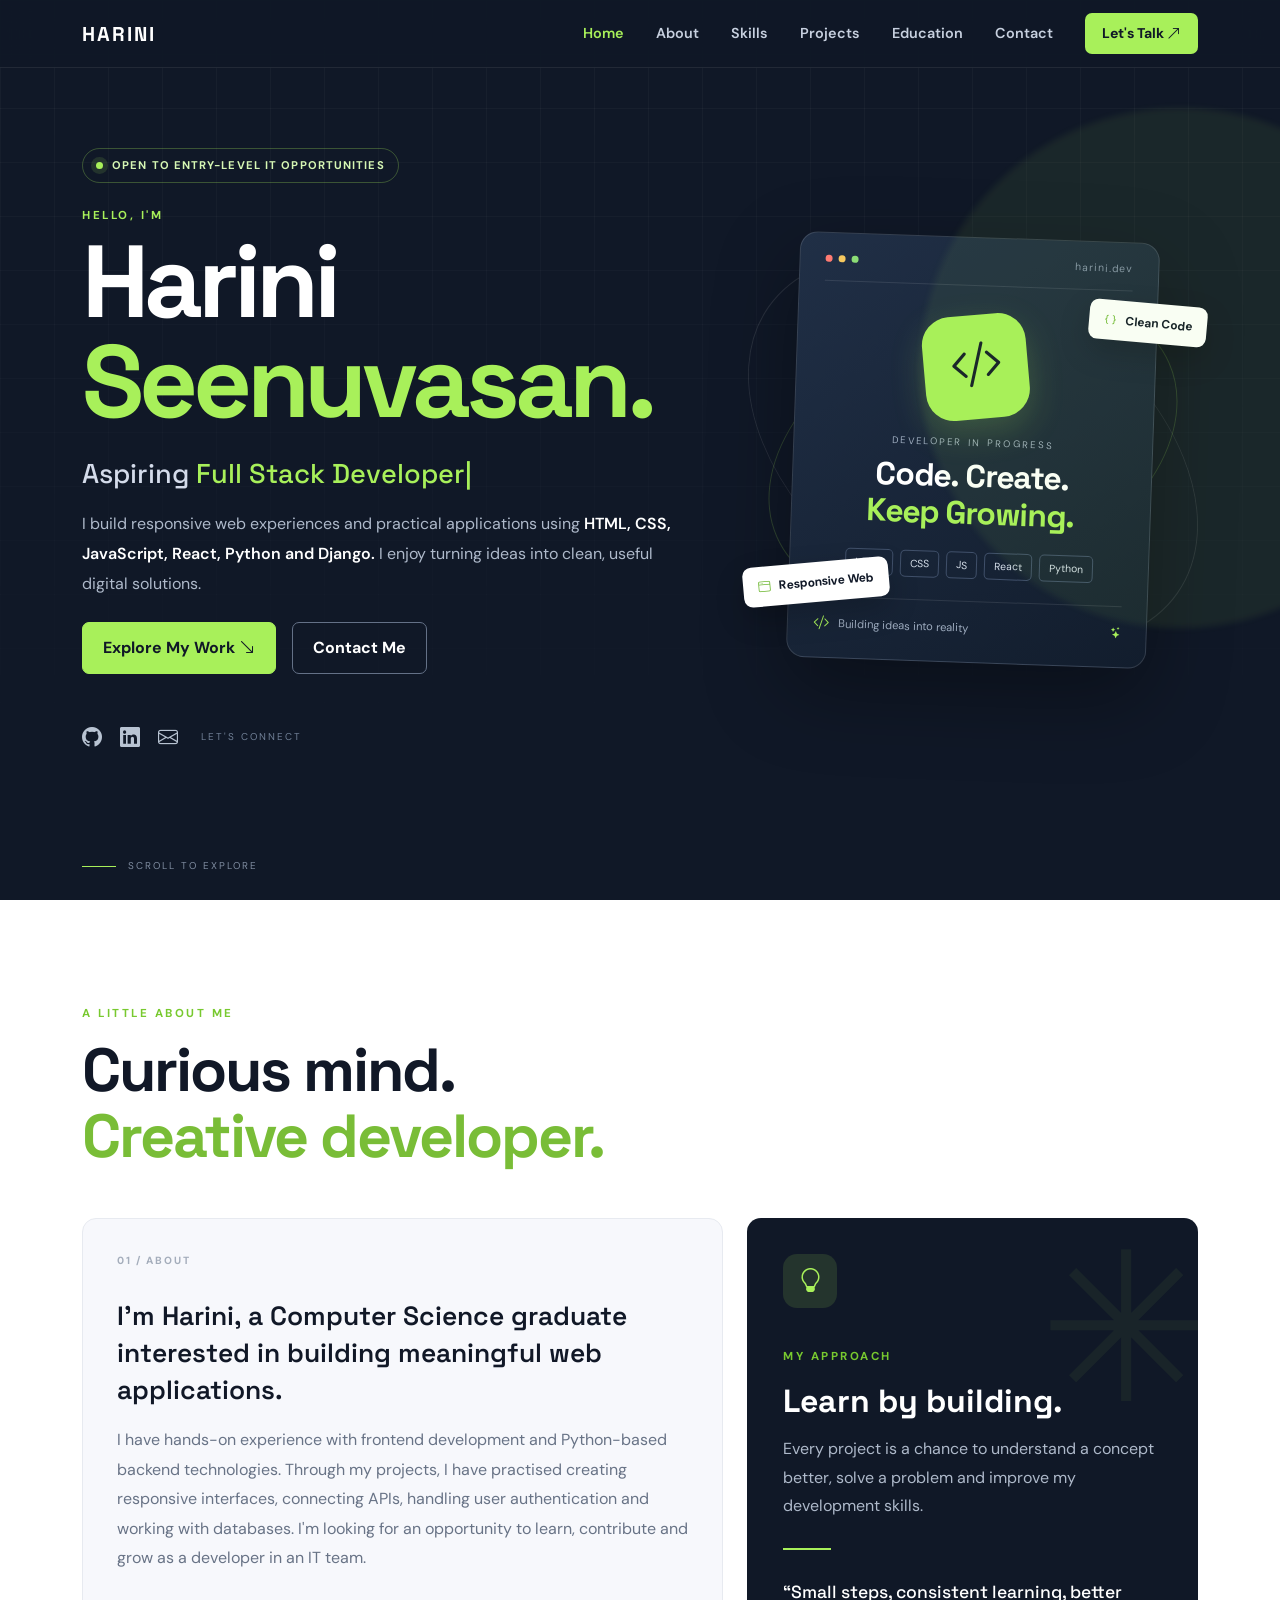
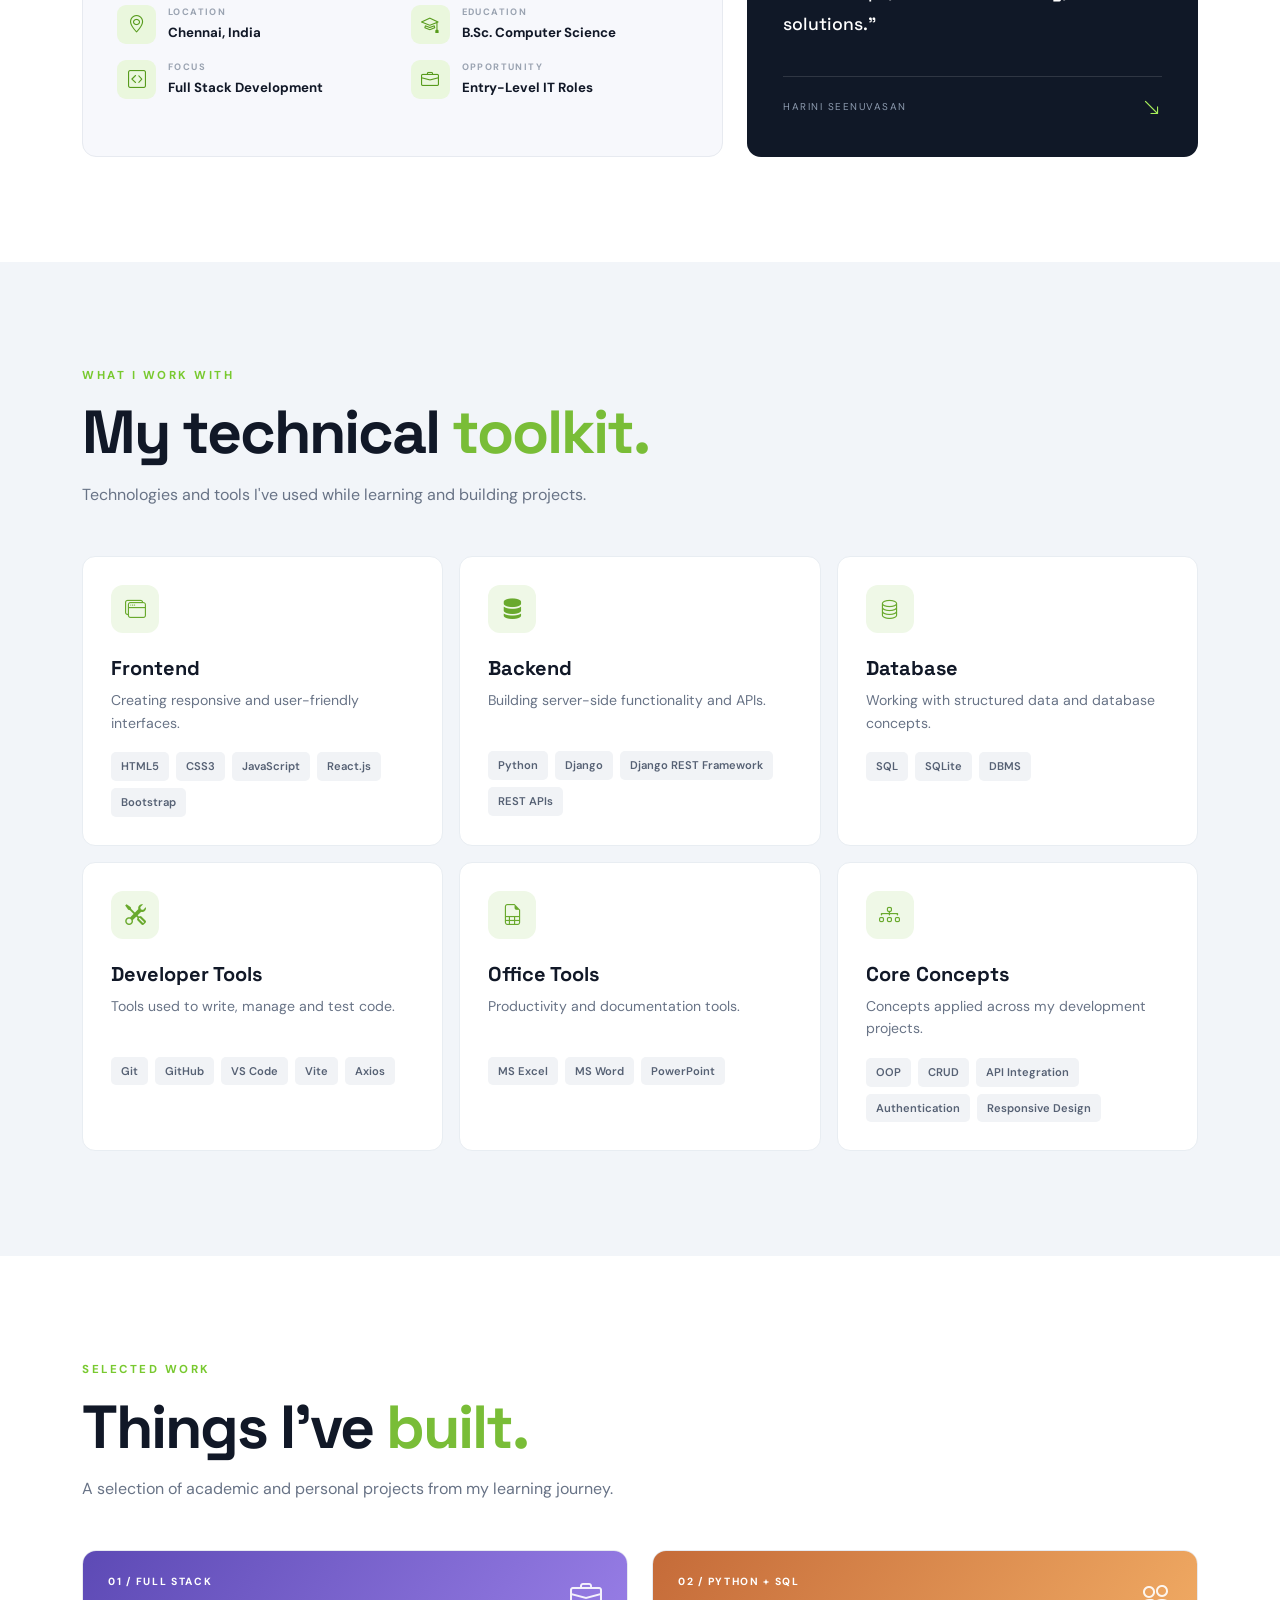
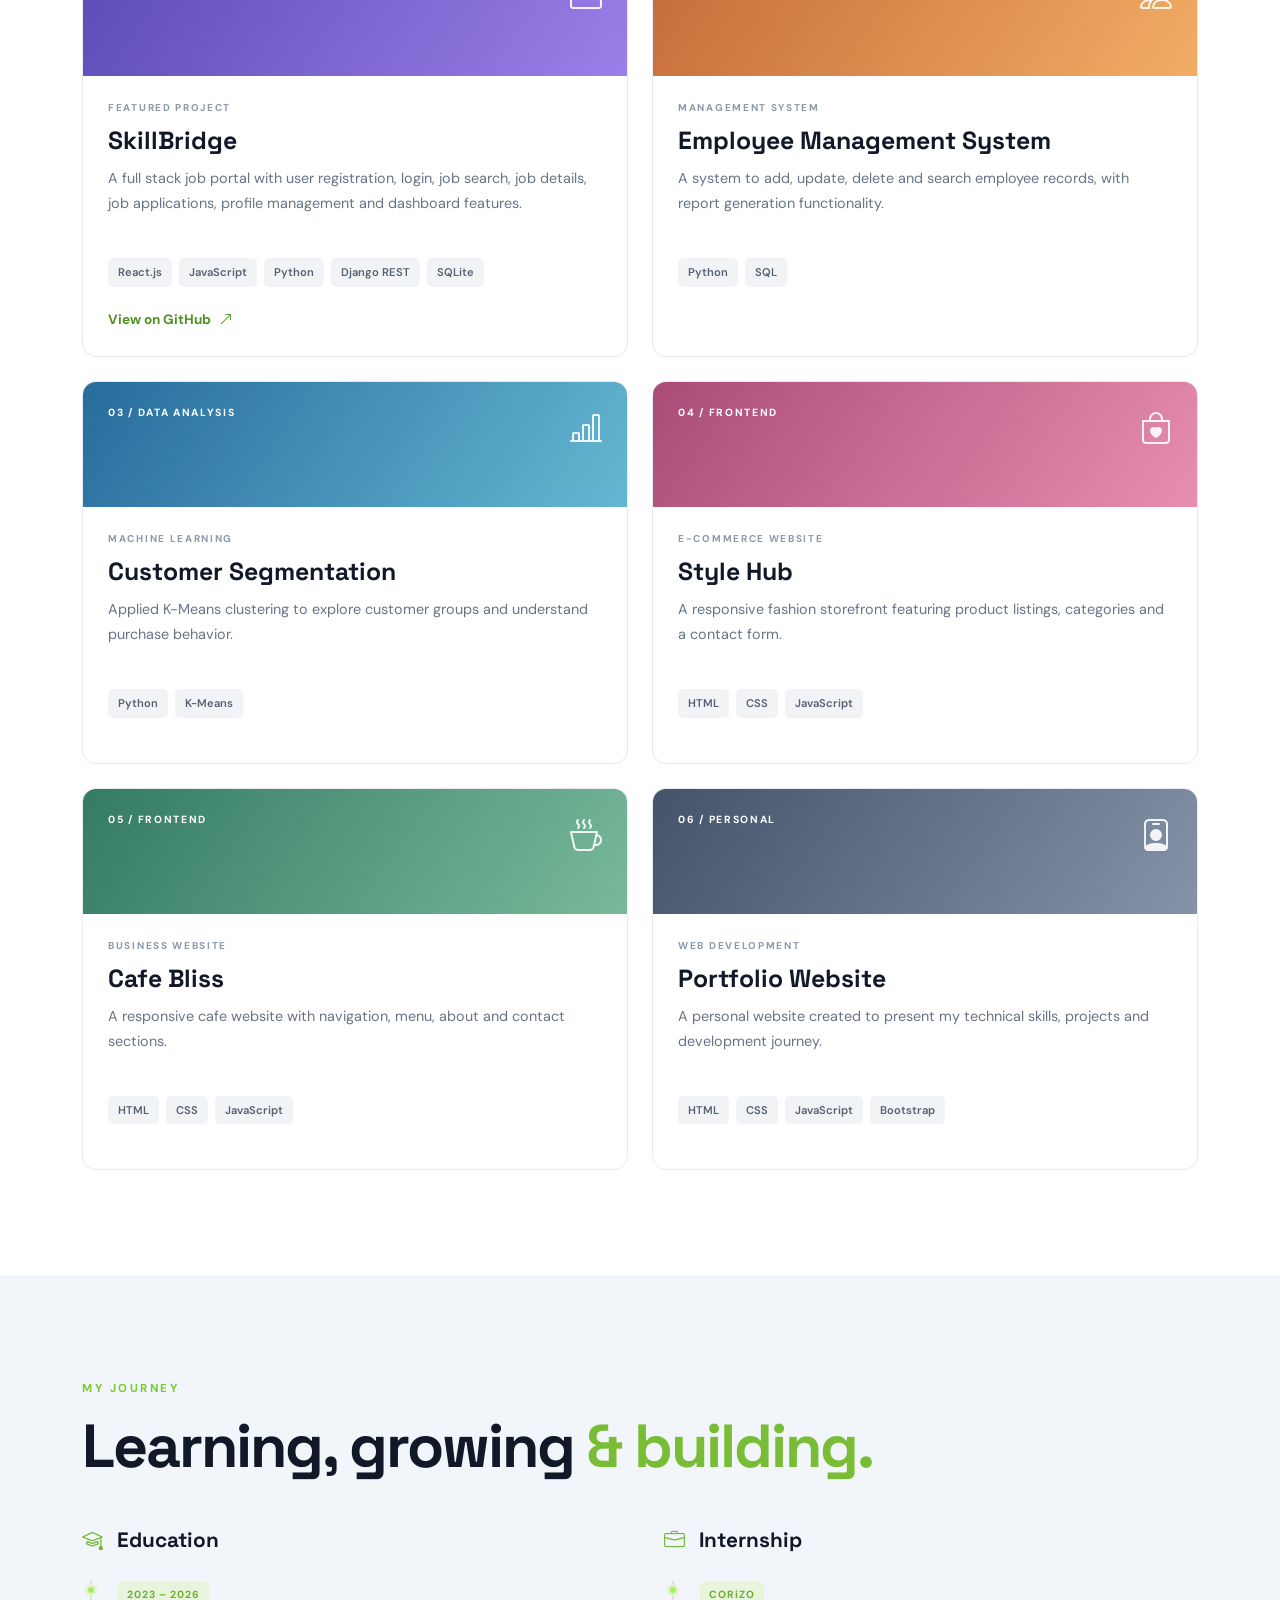
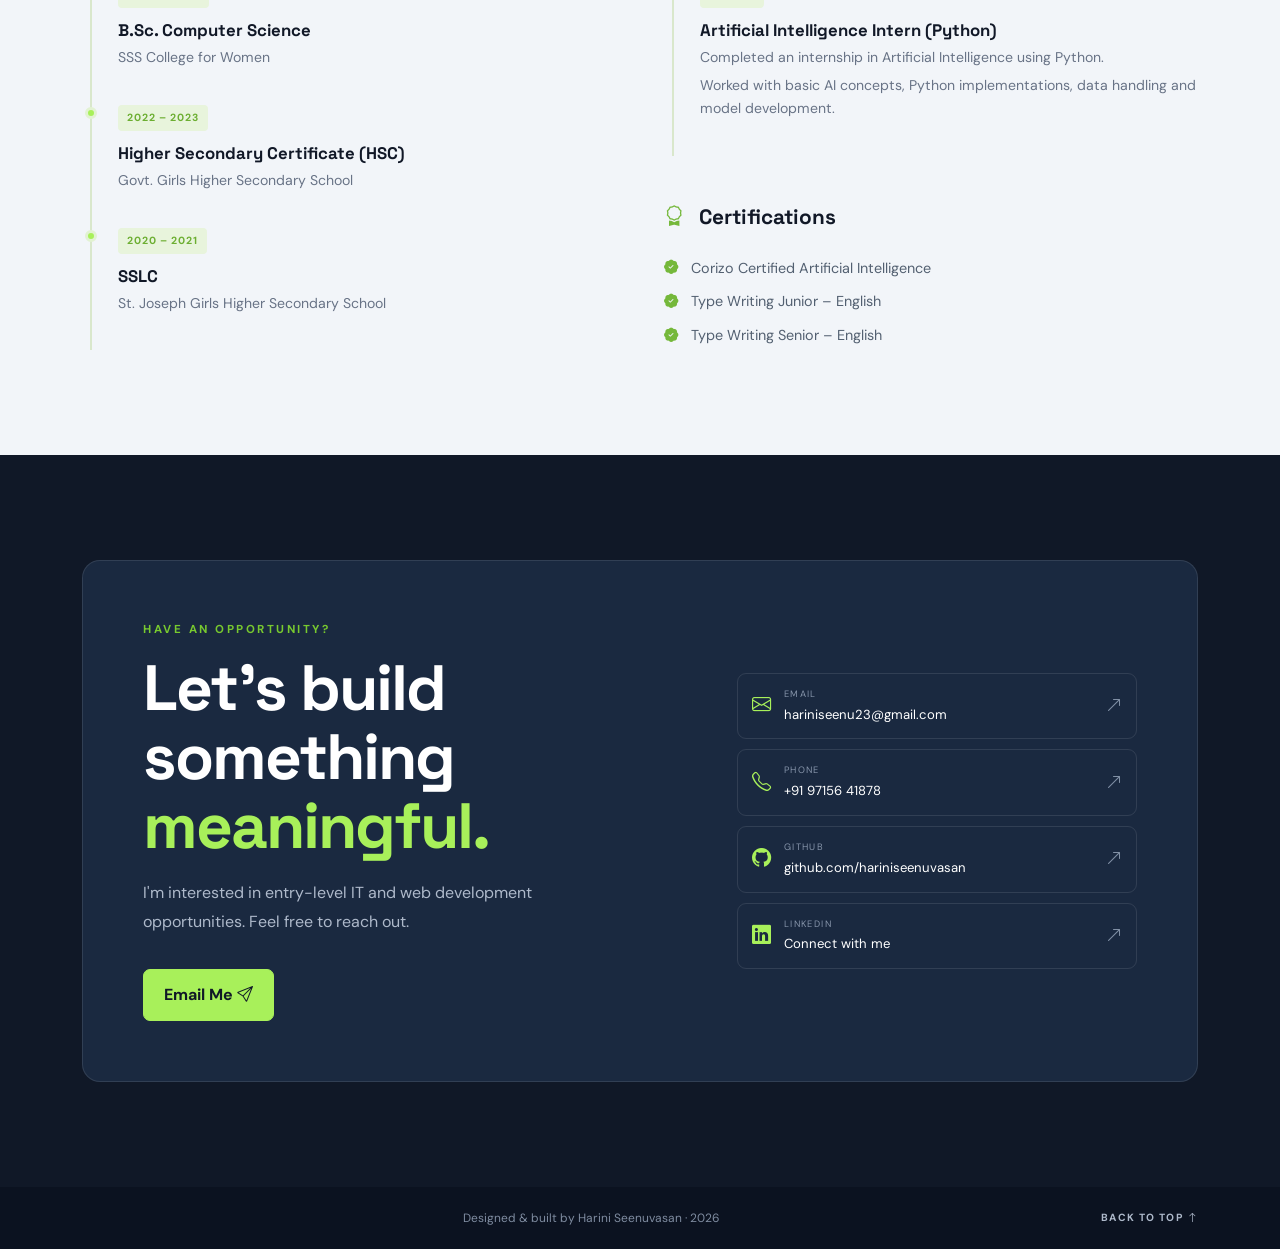
<file: index.html>
<!DOCTYPE html>
<html lang="en">
<head>
  <meta charset="UTF-8">
  <meta name="viewport" content="width=device-width, initial-scale=1.0">
  <meta name="description" content="Harini Seenuvasan - Fresher Full Stack Developer portfolio.">
  <title>Harini Seenuvasan | Full Stack Developer</title>

  <!-- Bootstrap CSS -->
  <link href="https://cdn.jsdelivr.net/npm/bootstrap@5.3.3/dist/css/bootstrap.min.css" rel="stylesheet">
  <!-- Bootstrap Icons -->
  <link href="https://cdn.jsdelivr.net/npm/bootstrap-icons@1.11.3/font/bootstrap-icons.min.css" rel="stylesheet">
  <!-- Google Fonts -->
  <link rel="preconnect" href="https://fonts.googleapis.com">
  <link rel="preconnect" href="https://fonts.gstatic.com" crossorigin>
  <link href="https://fonts.googleapis.com/css2?family=DM+Sans:wght@400;500;600;700&family=Space+Grotesk:wght@400;500;600;700&display=swap" rel="stylesheet">
  <link rel="stylesheet" href="style.css">
</head>
<body>
  <!-- Navigation -->
  <nav class="navbar navbar-expand-lg fixed-top portfolio-nav">
    <div class="container">
      <a class="navbar-brand brand-mark" href="#home">HARINI</a>
      <button class="navbar-toggler custom-toggler" type="button" data-bs-toggle="collapse" data-bs-target="#mainNav"
        aria-controls="mainNav" aria-expanded="false" aria-label="Toggle navigation">
        <span class="navbar-toggler-icon"></span>
      </button>
      <div class="collapse navbar-collapse" id="mainNav">
        <ul class="navbar-nav ms-auto align-items-lg-center gap-lg-3">
          <li class="nav-item"><a class="nav-link" href="#home">Home</a></li>
          <li class="nav-item"><a class="nav-link" href="#about">About</a></li>
          <li class="nav-item"><a class="nav-link" href="#skills">Skills</a></li>
          <li class="nav-item"><a class="nav-link" href="#projects">Projects</a></li>
          <li class="nav-item"><a class="nav-link" href="#education">Education</a></li>
          <li class="nav-item"><a class="nav-link" href="#contact">Contact</a></li>
          <li class="nav-item ms-lg-2"><a class="btn btn-nav" href="#contact">Let's Talk <i class="bi bi-arrow-up-right"></i></a></li>
        </ul>
      </div>
    </div>
  </nav>

  <main>
    <!-- Hero -->
    <section id="home" class="hero-section">
      <div class="hero-grid"></div>
      <div class="container position-relative">
        <div class="row align-items-center min-vh-100 py-5">
          <div class="col-lg-7 hero-copy reveal">
            <div class="availability"><span class="pulse-dot"></span> OPEN TO ENTRY-LEVEL IT OPPORTUNITIES</div>
            <p class="eyebrow mt-4 mb-2">HELLO, I'M</p>
            <h1>Harini<br><span class="name-accent">Seenuvasan.</span></h1>
            <h2 class="hero-role">Aspiring <span id="typingText">Full Stack Developer</span><span class="typing-cursor">|</span></h2>
            <p class="hero-description">
              I build responsive web experiences and practical applications using
              <strong>HTML, CSS, JavaScript, React, Python and Django.</strong>
              I enjoy turning ideas into clean, useful digital solutions.
            </p>
            <div class="d-flex flex-wrap gap-3 mt-4">
              <a href="#projects" class="btn btn-primary-custom">Explore My Work <i class="bi bi-arrow-down-right"></i></a>
              <a href="#contact" class="btn btn-outline-custom">Contact Me</a>
            </div>
            <div class="hero-socials mt-5">
              <a href="https://github.com/hariniseenuvasan" target="_blank" rel="noopener" aria-label="GitHub"><i class="bi bi-github"></i></a>
              <a href="https://www.linkedin.com/in/harini-s-123b6a2b4/" target="_blank" rel="noopener" aria-label="LinkedIn"><i class="bi bi-linkedin"></i></a>
              <a href="mailto:hariniseenu23@gmail.com" aria-label="Email"><i class="bi bi-envelope"></i></a>
              <span class="social-caption">LET'S CONNECT</span>
            </div>
          </div>
          <div class="col-lg-5 mt-5 mt-lg-0 reveal">
            <div class="hero-visual">
              <div class="orbit orbit-one"></div>
              <div class="orbit orbit-two"></div>
              <div class="profile-card">
                <div class="profile-card-top"><span></span><span></span><span></span><small>harini.dev</small></div>
                <div class="profile-avatar"><i class="bi bi-code-slash"></i></div>
                <p class="profile-kicker">DEVELOPER IN PROGRESS</p>
                <h3>Code. Create.<br><span>Keep Growing.</span></h3>
                <div class="profile-tags"><span>HTML</span><span>CSS</span><span>JS</span><span>React</span><span>Python</span></div>
                <div class="profile-card-bottom"><i class="bi bi-code-slash"></i><span>Building ideas into reality</span><i class="bi bi-stars ms-auto"></i></div>
              </div>
              <div class="float-chip chip-code"><i class="bi bi-braces"></i> Clean Code</div>
              <div class="float-chip chip-web"><i class="bi bi-window"></i> Responsive Web</div>
              <div class="hero-spark spark-one">✳</div>
              <div class="hero-spark spark-two">✦</div>
            </div>
          </div>
        </div>
        <a class="scroll-cue" href="#about"><span></span> SCROLL TO EXPLORE</a>
      </div>
    </section>

    <!-- About -->
    <section id="about" class="section-padding section-light">
      <div class="container">
        <div class="section-heading reveal">
          <p class="eyebrow">A LITTLE ABOUT ME</p>
          <h2>Curious mind.<br><span class="heading-accent">Creative developer.</span></h2>
        </div>
        <div class="row g-4 align-items-stretch">
          <div class="col-lg-7 reveal">
            <div class="about-panel h-100">
              <div class="section-number">01 / ABOUT</div>
              <p class="about-lead">I'm Harini, a Computer Science graduate interested in building meaningful web applications.</p>
              <p class="body-muted">
                I have hands-on experience with frontend development and Python-based backend technologies.
                Through my projects, I have practised creating responsive interfaces, connecting APIs,
                handling user authentication and working with databases. I'm looking for an opportunity
                to learn, contribute and grow as a developer in an IT team.
              </p>
              <div class="about-facts row g-3 mt-3">
                <div class="col-sm-6"><div class="fact-item"><i class="bi bi-geo-alt"></i><div><small>LOCATION</small><strong>Chennai, India</strong></div></div></div>
                <div class="col-sm-6"><div class="fact-item"><i class="bi bi-mortarboard"></i><div><small>EDUCATION</small><strong>B.Sc. Computer Science</strong></div></div></div>
                <div class="col-sm-6"><div class="fact-item"><i class="bi bi-code-square"></i><div><small>FOCUS</small><strong>Full Stack Development</strong></div></div></div>
                <div class="col-sm-6"><div class="fact-item"><i class="bi bi-briefcase"></i><div><small>OPPORTUNITY</small><strong>Entry-Level IT Roles</strong></div></div></div>
              </div>
            </div>
          </div>
          <div class="col-lg-5 reveal">
            <div class="about-side h-100">
              <div class="about-side-icon"><i class="bi bi-lightbulb"></i></div>
              <p class="eyebrow">MY APPROACH</p>
              <h3>Learn by building.</h3>
              <p>Every project is a chance to understand a concept better, solve a problem and improve my development skills.</p>
              <div class="mini-line"></div>
              <p class="quote-text">“Small steps, consistent learning, better solutions.”</p>
              <div class="about-side-footer"><span>HARINI SEENUVASAN</span><i class="bi bi-arrow-down-right"></i></div>
            </div>
          </div>
        </div>
      </div>
    </section>

    <!-- Skills -->
    <section id="skills" class="section-padding skills-section">
      <div class="container">
        <div class="section-heading reveal">
          <p class="eyebrow">WHAT I WORK WITH</p>
          <h2>My technical <span class="heading-accent">toolkit.</span></h2>
          <p class="section-intro">Technologies and tools I've used while learning and building projects.</p>
        </div>
        <div class="row g-3">
          <div class="col-md-6 col-lg-4 reveal">
            <div class="skill-card h-100">
              <div class="skill-icon"><i class="bi bi-window-stack"></i></div>
              <h3>Frontend</h3>
              <p>Creating responsive and user-friendly interfaces.</p>
              <div class="skill-pills"><span>HTML5</span><span>CSS3</span><span>JavaScript</span><span>React.js</span><span>Bootstrap</span></div>
            </div>
          </div>
          <div class="col-md-6 col-lg-4 reveal">
            <div class="skill-card h-100">
              <div class="skill-icon"><i class="bi bi-server"></i></div>
              <h3>Backend</h3>
              <p>Building server-side functionality and APIs.</p>
              <div class="skill-pills"><span>Python</span><span>Django</span><span>Django REST Framework</span><span>REST APIs</span></div>
            </div>
          </div>
          <div class="col-md-6 col-lg-4 reveal">
            <div class="skill-card h-100">
              <div class="skill-icon"><i class="bi bi-database"></i></div>
              <h3>Database</h3>
              <p>Working with structured data and database concepts.</p>
              <div class="skill-pills"><span>SQL</span><span>SQLite</span><span>DBMS</span></div>
            </div>
          </div>
          <div class="col-md-6 col-lg-4 reveal">
            <div class="skill-card h-100">
              <div class="skill-icon"><i class="bi bi-tools"></i></div>
              <h3>Developer Tools</h3>
              <p>Tools used to write, manage and test code.</p>
              <div class="skill-pills"><span>Git</span><span>GitHub</span><span>VS Code</span><span>Vite</span><span>Axios</span></div>
            </div>
          </div>
          <div class="col-md-6 col-lg-4 reveal">
            <div class="skill-card h-100">
              <div class="skill-icon"><i class="bi bi-file-earmark-spreadsheet"></i></div>
              <h3>Office Tools</h3>
              <p>Productivity and documentation tools.</p>
              <div class="skill-pills"><span>MS Excel</span><span>MS Word</span><span>PowerPoint</span></div>
            </div>
          </div>
          <div class="col-md-6 col-lg-4 reveal">
            <div class="skill-card h-100">
              <div class="skill-icon"><i class="bi bi-diagram-3"></i></div>
              <h3>Core Concepts</h3>
              <p>Concepts applied across my development projects.</p>
              <div class="skill-pills"><span>OOP</span><span>CRUD</span><span>API Integration</span><span>Authentication</span><span>Responsive Design</span></div>
            </div>
          </div>
        </div>
      </div>
    </section>

    <!-- Projects -->
    <section id="projects" class="section-padding section-light">
      <div class="container">
        <div class="section-heading reveal">
          <p class="eyebrow">SELECTED WORK</p>
          <h2>Things I've <span class="heading-accent">built.</span></h2>
          <p class="section-intro">A selection of academic and personal projects from my learning journey.</p>
        </div>
        <div class="row g-4">
          <div class="col-md-6 reveal">
            <article class="project-card project-featured h-100">
              <div class="project-top project-purple"><span>01 / FULL STACK</span><i class="bi bi-briefcase"></i></div>
              <div class="project-content">
                <div class="project-label">FEATURED PROJECT</div>
                <h3>SkillBridge</h3>
                <p>A full stack job portal with user registration, login, job search, job details, job applications, profile management and dashboard features.</p>
                <div class="project-tech"><span>React.js</span><span>JavaScript</span><span>Python</span><span>Django REST</span><span>SQLite</span></div>
                <a href="https://github.com/hariniseenuvasan/skillbridge" target="_blank" rel="noopener" class="project-link">View on GitHub <i class="bi bi-arrow-up-right"></i></a>
              </div>
            </article>
          </div>
          <div class="col-md-6 reveal">
            <article class="project-card h-100">
              <div class="project-top project-orange"><span>02 / PYTHON + SQL</span><i class="bi bi-people"></i></div>
              <div class="project-content">
                <div class="project-label">MANAGEMENT SYSTEM</div>
                <h3>Employee Management System</h3>
                <p>A system to add, update, delete and search employee records, with report generation functionality.</p>
                <div class="project-tech"><span>Python</span><span>SQL</span></div>
              </div>
            </article>
          </div>
          <div class="col-md-6 reveal">
            <article class="project-card h-100">
              <div class="project-top project-blue"><span>03 / DATA ANALYSIS</span><i class="bi bi-bar-chart-line"></i></div>
              <div class="project-content">
                <div class="project-label">MACHINE LEARNING</div>
                <h3>Customer Segmentation</h3>
                <p>Applied K-Means clustering to explore customer groups and understand purchase behavior.</p>
                <div class="project-tech"><span>Python</span><span>K-Means</span></div>
              </div>
            </article>
          </div>
          <div class="col-md-6 reveal">
            <article class="project-card h-100">
              <div class="project-top project-pink"><span>04 / FRONTEND</span><i class="bi bi-bag-heart"></i></div>
              <div class="project-content">
                <div class="project-label">E-COMMERCE WEBSITE</div>
                <h3>Style Hub</h3>
                <p>A responsive fashion storefront featuring product listings, categories and a contact form.</p>
                <div class="project-tech"><span>HTML</span><span>CSS</span><span>JavaScript</span></div>
              </div>
            </article>
          </div>
          <div class="col-md-6 reveal">
            <article class="project-card h-100">
              <div class="project-top project-green"><span>05 / FRONTEND</span><i class="bi bi-cup-hot"></i></div>
              <div class="project-content">
                <div class="project-label">BUSINESS WEBSITE</div>
                <h3>Cafe Bliss</h3>
                <p>A responsive cafe website with navigation, menu, about and contact sections.</p>
                <div class="project-tech"><span>HTML</span><span>CSS</span><span>JavaScript</span></div>
              </div>
            </article>
          </div>
          <div class="col-md-6 reveal">
            <article class="project-card h-100">
              <div class="project-top project-slate"><span>06 / PERSONAL</span><i class="bi bi-person-badge"></i></div>
              <div class="project-content">
                <div class="project-label">WEB DEVELOPMENT</div>
                <h3>Portfolio Website</h3>
                <p>A personal website created to present my technical skills, projects and development journey.</p>
                <div class="project-tech"><span>HTML</span><span>CSS</span><span>JavaScript</span><span>Bootstrap</span></div>
              </div>
            </article>
          </div>
        </div>
      </div>
    </section>

    <!-- Experience / Education -->
    <section id="education" class="section-padding timeline-section">
      <div class="container">
        <div class="section-heading reveal">
          <p class="eyebrow">MY JOURNEY</p>
          <h2>Learning, growing <span class="heading-accent">& building.</span></h2>
        </div>
        <div class="row g-5">
          <div class="col-lg-6 reveal">
            <h3 class="timeline-title"><i class="bi bi-mortarboard"></i> Education</h3>
            <div class="timeline">
              <div class="timeline-item">
                <span class="timeline-date">2023 – 2026</span>
                <h4>B.Sc. Computer Science</h4>
                <p>SSS College for Women</p>
              </div>
              <div class="timeline-item">
                <span class="timeline-date">2022 – 2023</span>
                <h4>Higher Secondary Certificate (HSC)</h4>
                <p>Govt. Girls Higher Secondary School</p>
              </div>
              <div class="timeline-item">
                <span class="timeline-date">2020 – 2021</span>
                <h4>SSLC</h4>
                <p>St. Joseph Girls Higher Secondary School</p>
              </div>
            </div>
          </div>
          <div class="col-lg-6 reveal">
            <h3 class="timeline-title"><i class="bi bi-briefcase"></i> Internship</h3>
            <div class="timeline">
              <div class="timeline-item">
                <span class="timeline-date">CORiZO</span>
                <h4>Artificial Intelligence Intern (Python)</h4>
                <p>Completed an internship in Artificial Intelligence using Python.</p>
                <p>Worked with basic AI concepts, Python implementations, data handling and model development.</p>
              </div>
            </div>
            <h3 class="timeline-title mt-5"><i class="bi bi-award"></i> Certifications</h3>
            <div class="cert-list">
              <div><i class="bi bi-patch-check-fill"></i> Corizo Certified Artificial Intelligence</div>
              <div><i class="bi bi-patch-check-fill"></i> Type Writing Junior – English</div>
              <div><i class="bi bi-patch-check-fill"></i> Type Writing Senior – English</div>
            </div>
          </div>
        </div>
      </div>
    </section>

    <!-- Contact -->
    <section id="contact" class="contact-section section-padding">
      <div class="container">
        <div class="contact-panel reveal">
          <div class="row g-4 align-items-center">
            <div class="col-lg-7">
              <p class="eyebrow">HAVE AN OPPORTUNITY?</p>
              <h2>Let's build something<br><span>meaningful.</span></h2>
              <p class="contact-description">I'm interested in entry-level IT and web development opportunities. Feel free to reach out.</p>
              <a class="btn btn-primary-custom mt-3" href="mailto:hariniseenu23@gmail.com?subject=Opportunity%20for%20Harini">Email Me <i class="bi bi-send"></i></a>
            </div>
            <div class="col-lg-5">
              <div class="contact-details">
                <a href="mailto:hariniseenu23@gmail.com"><i class="bi bi-envelope"></i><span><small>EMAIL</small>hariniseenu23@gmail.com</span><i class="bi bi-arrow-up-right ms-auto"></i></a>
                <a href="tel:+919715641878"><i class="bi bi-telephone"></i><span><small>PHONE</small>+91 97156 41878</span><i class="bi bi-arrow-up-right ms-auto"></i></a>
                <a href="https://github.com/hariniseenuvasan" target="_blank" rel="noopener"><i class="bi bi-github"></i><span><small>GITHUB</small>github.com/hariniseenuvasan</span><i class="bi bi-arrow-up-right ms-auto"></i></a>
                <a href="https://www.linkedin.com/in/harini-s-123b6a2b4/" target="_blank" rel="noopener"><i class="bi bi-linkedin"></i><span><small>LINKEDIN</small>Connect with me</span><i class="bi bi-arrow-up-right ms-auto"></i></a>
              </div>
            </div>
          </div>
        </div>
      </div>
    </section>
  </main>

  <footer class="footer">
    <div class="container d-flex flex-column flex-md-row justify-content-between align-items-center gap-2">
      <a class="brand-mark footer-brand" href="#home"><span.</span></a>
      <p class="mb-0">Designed & built by Harini Seenuvasan · <span id="year"></span></p>
      <a href="#home" class="back-top">BACK TO TOP <i class="bi bi-arrow-up"></i></a>
    </div>
  </footer>

  <button id="backToTop" class="back-to-top" aria-label="Back to top"><i class="bi bi-arrow-up"></i></button>

  <!-- Bootstrap JS -->
  <script src="https://cdn.jsdelivr.net/npm/bootstrap@5.3.3/dist/js/bootstrap.bundle.min.js"></script>
  <script src="script.js"></script>
</body>
</html>
</file>
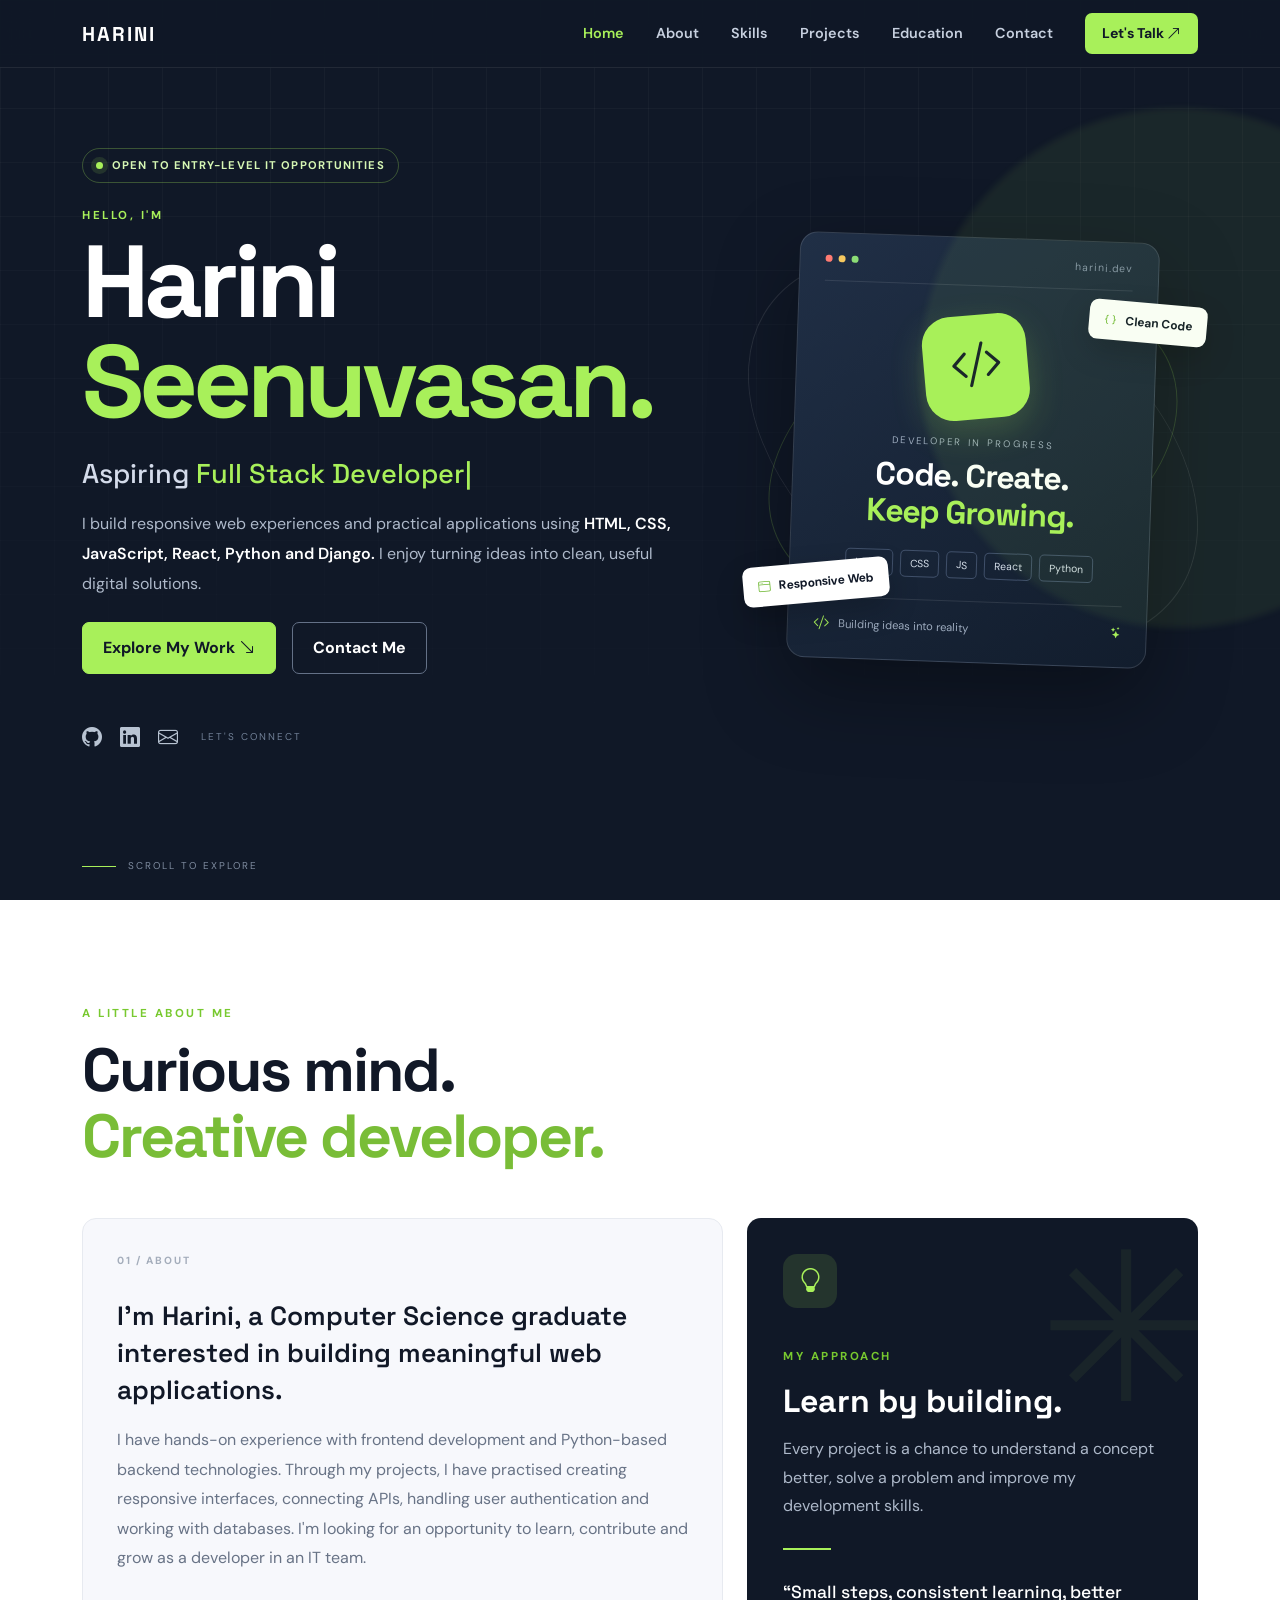
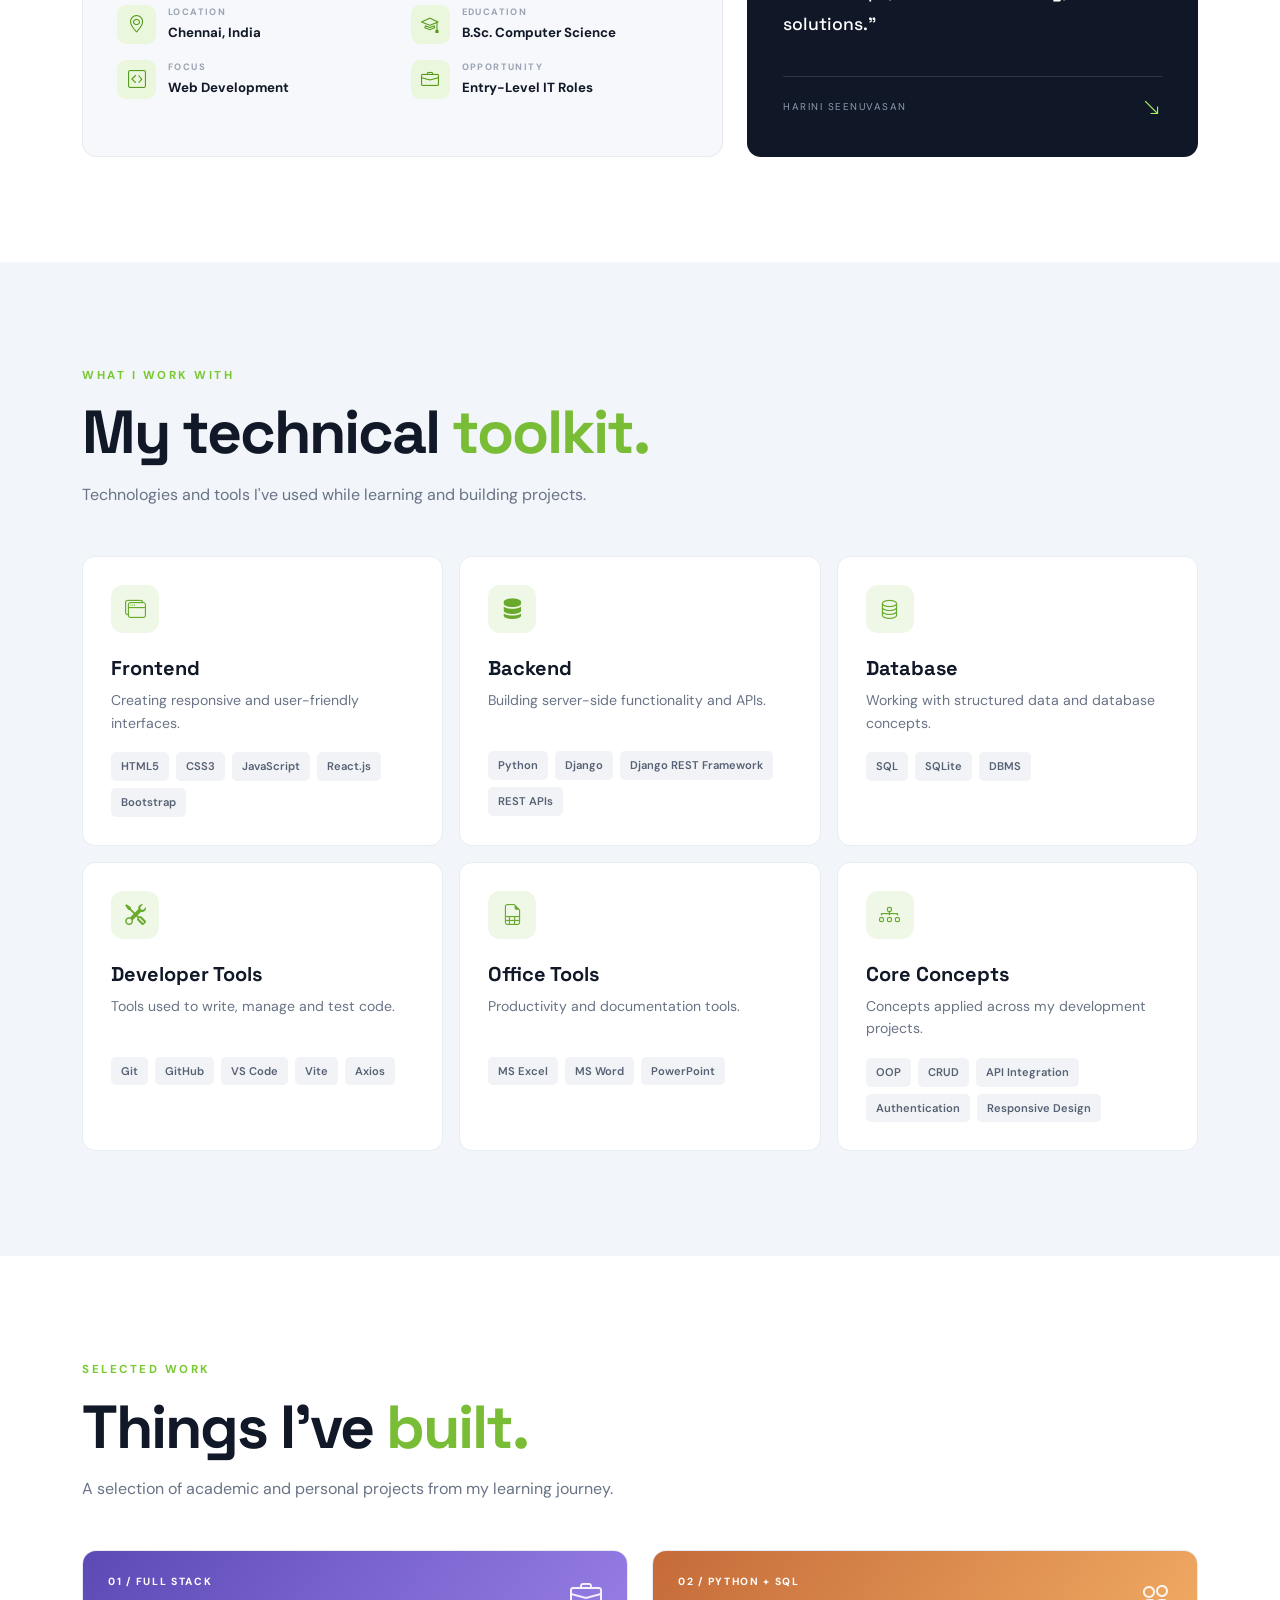
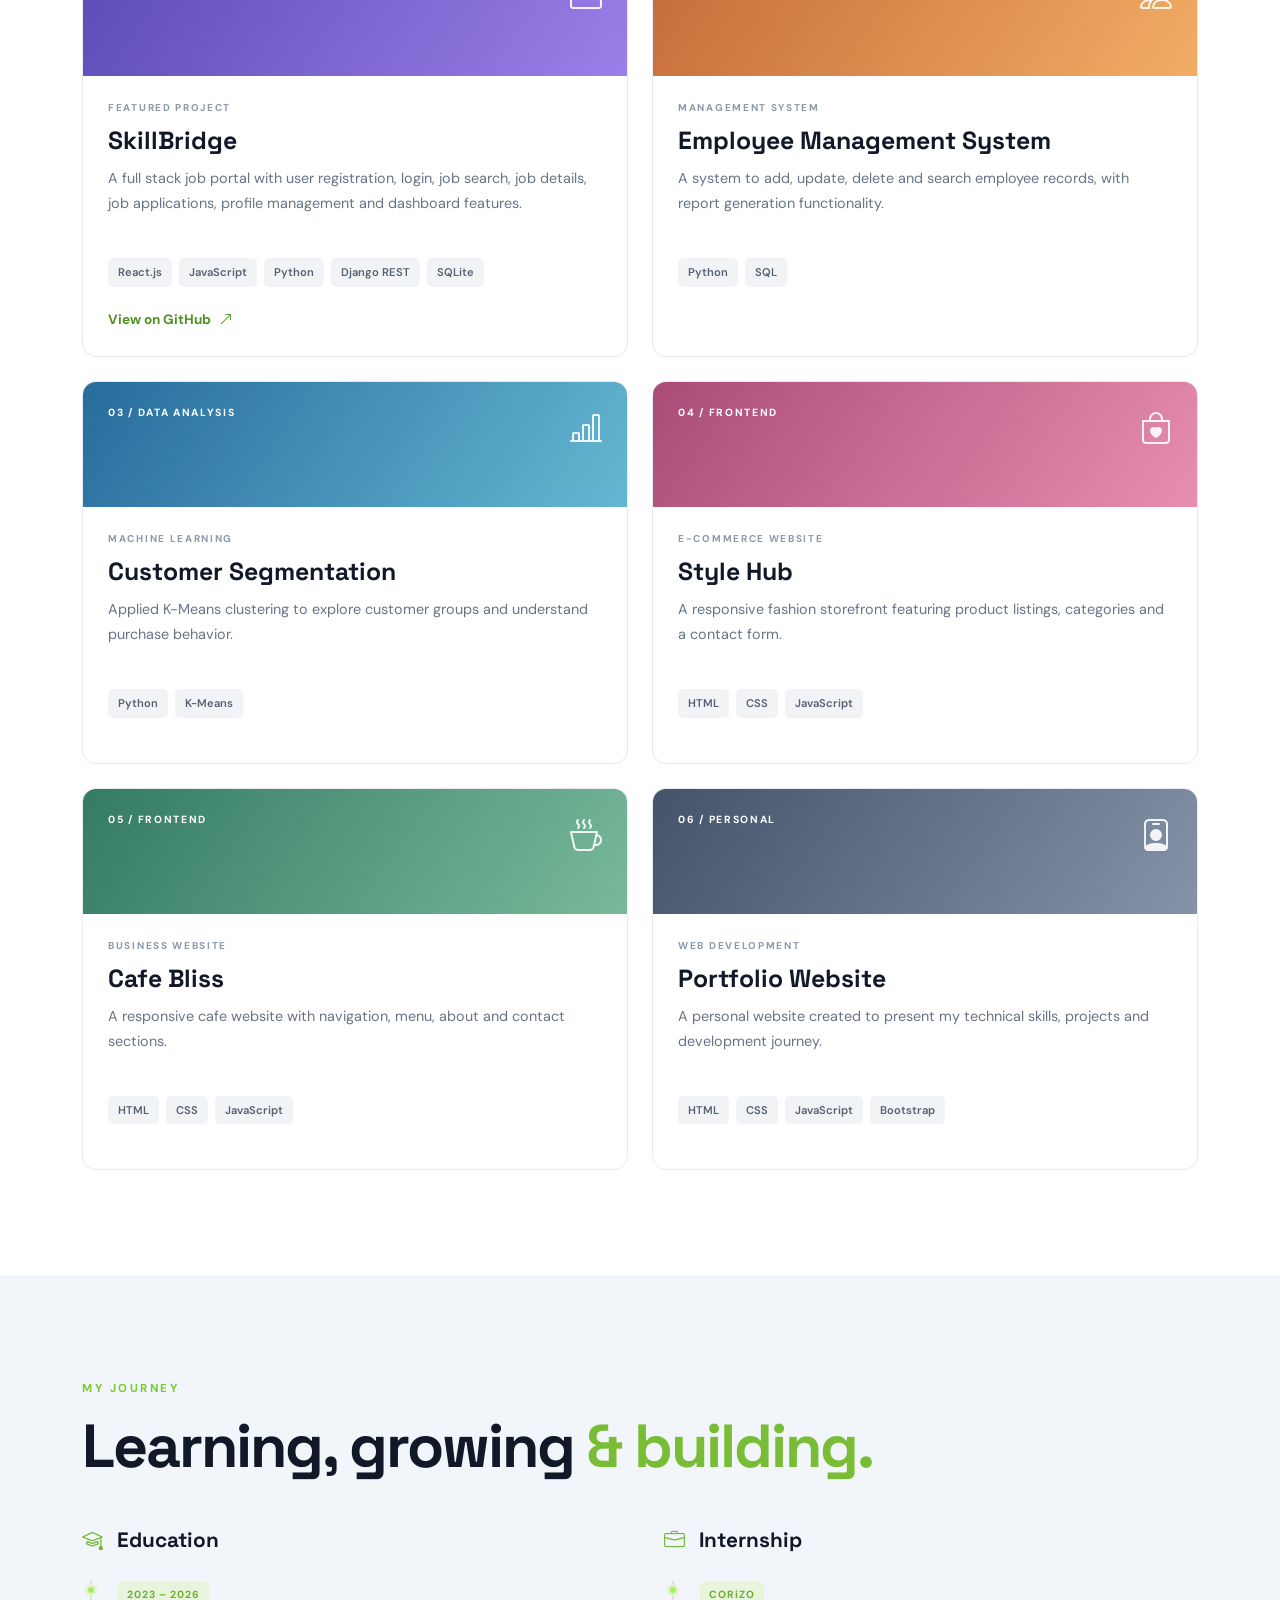
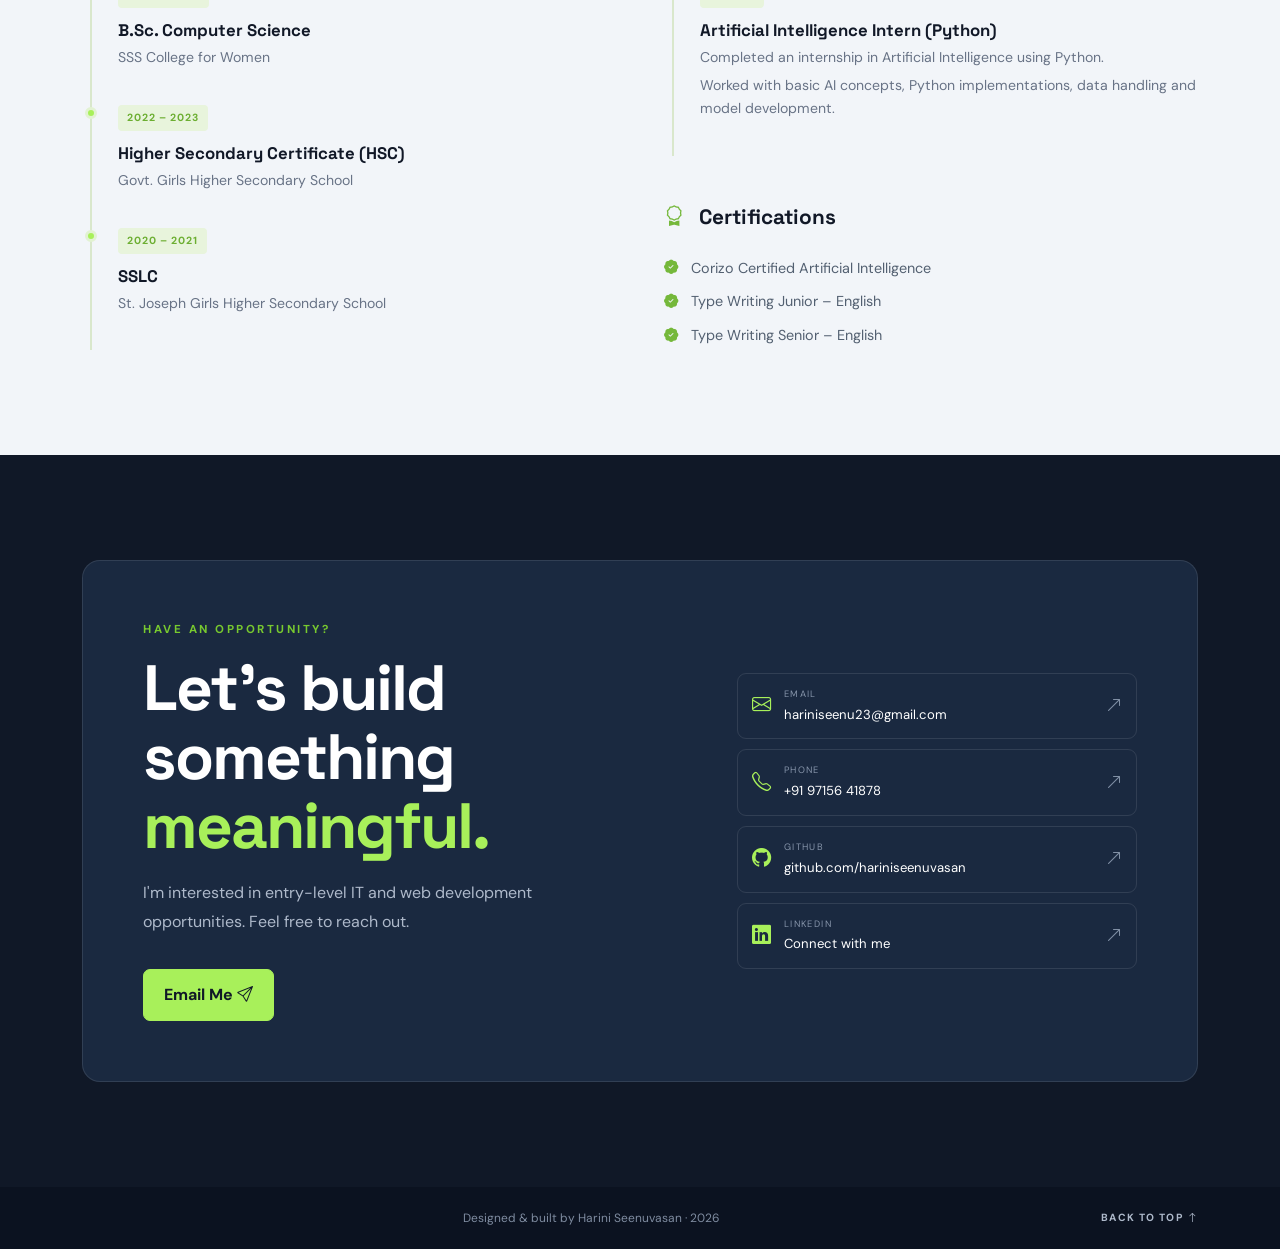
<file: Harini_Portfolio/index.html>
<!DOCTYPE html>
<html lang="en">
<head>
  <meta charset="UTF-8">
  <meta name="viewport" content="width=device-width, initial-scale=1.0">
  <meta name="description" content="Harini Seenuvasan - Fresher Full Stack Developer portfolio.">
  <title>Harini Seenuvasan | Full Stack Developer</title>

  <!-- Bootstrap CSS -->
  <link href="https://cdn.jsdelivr.net/npm/bootstrap@5.3.3/dist/css/bootstrap.min.css" rel="stylesheet">
  <!-- Bootstrap Icons -->
  <link href="https://cdn.jsdelivr.net/npm/bootstrap-icons@1.11.3/font/bootstrap-icons.min.css" rel="stylesheet">
  <!-- Google Fonts -->
  <link rel="preconnect" href="https://fonts.googleapis.com">
  <link rel="preconnect" href="https://fonts.gstatic.com" crossorigin>
  <link href="https://fonts.googleapis.com/css2?family=DM+Sans:wght@400;500;600;700&family=Space+Grotesk:wght@400;500;600;700&display=swap" rel="stylesheet">
  <link rel="stylesheet" href="style.css">
</head>
<body>
  <!-- Navigation -->
  <nav class="navbar navbar-expand-lg fixed-top portfolio-nav">
    <div class="container">
      <a class="navbar-brand brand-mark" href="#home">HARINI</a>
      <button class="navbar-toggler custom-toggler" type="button" data-bs-toggle="collapse" data-bs-target="#mainNav"
        aria-controls="mainNav" aria-expanded="false" aria-label="Toggle navigation">
        <span class="navbar-toggler-icon"></span>
      </button>
      <div class="collapse navbar-collapse" id="mainNav">
        <ul class="navbar-nav ms-auto align-items-lg-center gap-lg-3">
          <li class="nav-item"><a class="nav-link" href="#home">Home</a></li>
          <li class="nav-item"><a class="nav-link" href="#about">About</a></li>
          <li class="nav-item"><a class="nav-link" href="#skills">Skills</a></li>
          <li class="nav-item"><a class="nav-link" href="#projects">Projects</a></li>
          <li class="nav-item"><a class="nav-link" href="#education">Education</a></li>
          <li class="nav-item"><a class="nav-link" href="#contact">Contact</a></li>
          <li class="nav-item ms-lg-2"><a class="btn btn-nav" href="#contact">Let's Talk <i class="bi bi-arrow-up-right"></i></a></li>
        </ul>
      </div>
    </div>
  </nav>

  <main>
    <!-- Hero -->
    <section id="home" class="hero-section">
      <div class="hero-grid"></div>
      <div class="container position-relative">
        <div class="row align-items-center min-vh-100 py-5">
          <div class="col-lg-7 hero-copy reveal">
            <div class="availability"><span class="pulse-dot"></span> OPEN TO ENTRY-LEVEL IT OPPORTUNITIES</div>
            <p class="eyebrow mt-4 mb-2">HELLO, I'M</p>
            <h1>Harini<br><span class="name-accent">Seenuvasan.</span></h1>
            <h2 class="hero-role">Aspiring <span id="typingText">Full Stack Developer</span><span class="typing-cursor">|</span></h2>
            <p class="hero-description">
              I build responsive web experiences and practical applications using
              <strong>HTML, CSS, JavaScript, React, Python and Django.</strong>
              I enjoy turning ideas into clean, useful digital solutions.
            </p>
            <div class="d-flex flex-wrap gap-3 mt-4">
              <a href="#projects" class="btn btn-primary-custom">Explore My Work <i class="bi bi-arrow-down-right"></i></a>
              <a href="#contact" class="btn btn-outline-custom">Contact Me</a>
            </div>
            <div class="hero-socials mt-5">
              <a href="https://github.com/hariniseenuvasan" target="_blank" rel="noopener" aria-label="GitHub"><i class="bi bi-github"></i></a>
              <a href="https://www.linkedin.com/in/harini-s-123b6a2b4/" target="_blank" rel="noopener" aria-label="LinkedIn"><i class="bi bi-linkedin"></i></a>
              <a href="mailto:hariniseenu23@gmail.com" aria-label="Email"><i class="bi bi-envelope"></i></a>
              <span class="social-caption">LET'S CONNECT</span>
            </div>
          </div>
          <div class="col-lg-5 mt-5 mt-lg-0 reveal">
            <div class="hero-visual">
              <div class="orbit orbit-one"></div>
              <div class="orbit orbit-two"></div>
              <div class="profile-card">
                <div class="profile-card-top"><span></span><span></span><span></span><small>harini.dev</small></div>
                <div class="profile-avatar"><i class="bi bi-code-slash"></i></div>
                <p class="profile-kicker">DEVELOPER IN PROGRESS</p>
                <h3>Code. Create.<br><span>Keep Growing.</span></h3>
                <div class="profile-tags"><span>HTML</span><span>CSS</span><span>JS</span><span>React</span><span>Python</span></div>
                <div class="profile-card-bottom"><i class="bi bi-code-slash"></i><span>Building ideas into reality</span><i class="bi bi-stars ms-auto"></i></div>
              </div>
              <div class="float-chip chip-code"><i class="bi bi-braces"></i> Clean Code</div>
              <div class="float-chip chip-web"><i class="bi bi-window"></i> Responsive Web</div>
              <div class="hero-spark spark-one">✳</div>
              <div class="hero-spark spark-two">✦</div>
            </div>
          </div>
        </div>
        <a class="scroll-cue" href="#about"><span></span> SCROLL TO EXPLORE</a>
      </div>
    </section>

    <!-- About -->
    <section id="about" class="section-padding section-light">
      <div class="container">
        <div class="section-heading reveal">
          <p class="eyebrow">A LITTLE ABOUT ME</p>
          <h2>Curious mind.<br><span class="heading-accent">Creative developer.</span></h2>
        </div>
        <div class="row g-4 align-items-stretch">
          <div class="col-lg-7 reveal">
            <div class="about-panel h-100">
              <div class="section-number">01 / ABOUT</div>
              <p class="about-lead">I'm Harini, a Computer Science graduate interested in building meaningful web applications.</p>
              <p class="body-muted">
                I have hands-on experience with frontend development and Python-based backend technologies.
                Through my projects, I have practised creating responsive interfaces, connecting APIs,
                handling user authentication and working with databases. I'm looking for an opportunity
                to learn, contribute and grow as a developer in an IT team.
              </p>
              <div class="about-facts row g-3 mt-3">
                <div class="col-sm-6"><div class="fact-item"><i class="bi bi-geo-alt"></i><div><small>LOCATION</small><strong>Chennai, India</strong></div></div></div>
                <div class="col-sm-6"><div class="fact-item"><i class="bi bi-mortarboard"></i><div><small>EDUCATION</small><strong>B.Sc. Computer Science</strong></div></div></div>
                <div class="col-sm-6"><div class="fact-item"><i class="bi bi-code-square"></i><div><small>FOCUS</small><strong>Web Development</strong></div></div></div>
                <div class="col-sm-6"><div class="fact-item"><i class="bi bi-briefcase"></i><div><small>OPPORTUNITY</small><strong>Entry-Level IT Roles</strong></div></div></div>
              </div>
            </div>
          </div>
          <div class="col-lg-5 reveal">
            <div class="about-side h-100">
              <div class="about-side-icon"><i class="bi bi-lightbulb"></i></div>
              <p class="eyebrow">MY APPROACH</p>
              <h3>Learn by building.</h3>
              <p>Every project is a chance to understand a concept better, solve a problem and improve my development skills.</p>
              <div class="mini-line"></div>
              <p class="quote-text">“Small steps, consistent learning, better solutions.”</p>
              <div class="about-side-footer"><span>HARINI SEENUVASAN</span><i class="bi bi-arrow-down-right"></i></div>
            </div>
          </div>
        </div>
      </div>
    </section>

    <!-- Skills -->
    <section id="skills" class="section-padding skills-section">
      <div class="container">
        <div class="section-heading reveal">
          <p class="eyebrow">WHAT I WORK WITH</p>
          <h2>My technical <span class="heading-accent">toolkit.</span></h2>
          <p class="section-intro">Technologies and tools I've used while learning and building projects.</p>
        </div>
        <div class="row g-3">
          <div class="col-md-6 col-lg-4 reveal">
            <div class="skill-card h-100">
              <div class="skill-icon"><i class="bi bi-window-stack"></i></div>
              <h3>Frontend</h3>
              <p>Creating responsive and user-friendly interfaces.</p>
              <div class="skill-pills"><span>HTML5</span><span>CSS3</span><span>JavaScript</span><span>React.js</span><span>Bootstrap</span></div>
            </div>
          </div>
          <div class="col-md-6 col-lg-4 reveal">
            <div class="skill-card h-100">
              <div class="skill-icon"><i class="bi bi-server"></i></div>
              <h3>Backend</h3>
              <p>Building server-side functionality and APIs.</p>
              <div class="skill-pills"><span>Python</span><span>Django</span><span>Django REST Framework</span><span>REST APIs</span></div>
            </div>
          </div>
          <div class="col-md-6 col-lg-4 reveal">
            <div class="skill-card h-100">
              <div class="skill-icon"><i class="bi bi-database"></i></div>
              <h3>Database</h3>
              <p>Working with structured data and database concepts.</p>
              <div class="skill-pills"><span>SQL</span><span>SQLite</span><span>DBMS</span></div>
            </div>
          </div>
          <div class="col-md-6 col-lg-4 reveal">
            <div class="skill-card h-100">
              <div class="skill-icon"><i class="bi bi-tools"></i></div>
              <h3>Developer Tools</h3>
              <p>Tools used to write, manage and test code.</p>
              <div class="skill-pills"><span>Git</span><span>GitHub</span><span>VS Code</span><span>Vite</span><span>Axios</span></div>
            </div>
          </div>
          <div class="col-md-6 col-lg-4 reveal">
            <div class="skill-card h-100">
              <div class="skill-icon"><i class="bi bi-file-earmark-spreadsheet"></i></div>
              <h3>Office Tools</h3>
              <p>Productivity and documentation tools.</p>
              <div class="skill-pills"><span>MS Excel</span><span>MS Word</span><span>PowerPoint</span></div>
            </div>
          </div>
          <div class="col-md-6 col-lg-4 reveal">
            <div class="skill-card h-100">
              <div class="skill-icon"><i class="bi bi-diagram-3"></i></div>
              <h3>Core Concepts</h3>
              <p>Concepts applied across my development projects.</p>
              <div class="skill-pills"><span>OOP</span><span>CRUD</span><span>API Integration</span><span>Authentication</span><span>Responsive Design</span></div>
            </div>
          </div>
        </div>
      </div>
    </section>

    <!-- Projects -->
    <section id="projects" class="section-padding section-light">
      <div class="container">
        <div class="section-heading reveal">
          <p class="eyebrow">SELECTED WORK</p>
          <h2>Things I've <span class="heading-accent">built.</span></h2>
          <p class="section-intro">A selection of academic and personal projects from my learning journey.</p>
        </div>
        <div class="row g-4">
          <div class="col-md-6 reveal">
            <article class="project-card project-featured h-100">
              <div class="project-top project-purple"><span>01 / FULL STACK</span><i class="bi bi-briefcase"></i></div>
              <div class="project-content">
                <div class="project-label">FEATURED PROJECT</div>
                <h3>SkillBridge</h3>
                <p>A full stack job portal with user registration, login, job search, job details, job applications, profile management and dashboard features.</p>
                <div class="project-tech"><span>React.js</span><span>JavaScript</span><span>Python</span><span>Django REST</span><span>SQLite</span></div>
                <a href="https://github.com/hariniseenuvasan/skillbridge" target="_blank" rel="noopener" class="project-link">View on GitHub <i class="bi bi-arrow-up-right"></i></a>
              </div>
            </article>
          </div>
          <div class="col-md-6 reveal">
            <article class="project-card h-100">
              <div class="project-top project-orange"><span>02 / PYTHON + SQL</span><i class="bi bi-people"></i></div>
              <div class="project-content">
                <div class="project-label">MANAGEMENT SYSTEM</div>
                <h3>Employee Management System</h3>
                <p>A system to add, update, delete and search employee records, with report generation functionality.</p>
                <div class="project-tech"><span>Python</span><span>SQL</span></div>
              </div>
            </article>
          </div>
          <div class="col-md-6 reveal">
            <article class="project-card h-100">
              <div class="project-top project-blue"><span>03 / DATA ANALYSIS</span><i class="bi bi-bar-chart-line"></i></div>
              <div class="project-content">
                <div class="project-label">MACHINE LEARNING</div>
                <h3>Customer Segmentation</h3>
                <p>Applied K-Means clustering to explore customer groups and understand purchase behavior.</p>
                <div class="project-tech"><span>Python</span><span>K-Means</span></div>
              </div>
            </article>
          </div>
          <div class="col-md-6 reveal">
            <article class="project-card h-100">
              <div class="project-top project-pink"><span>04 / FRONTEND</span><i class="bi bi-bag-heart"></i></div>
              <div class="project-content">
                <div class="project-label">E-COMMERCE WEBSITE</div>
                <h3>Style Hub</h3>
                <p>A responsive fashion storefront featuring product listings, categories and a contact form.</p>
                <div class="project-tech"><span>HTML</span><span>CSS</span><span>JavaScript</span></div>
              </div>
            </article>
          </div>
          <div class="col-md-6 reveal">
            <article class="project-card h-100">
              <div class="project-top project-green"><span>05 / FRONTEND</span><i class="bi bi-cup-hot"></i></div>
              <div class="project-content">
                <div class="project-label">BUSINESS WEBSITE</div>
                <h3>Cafe Bliss</h3>
                <p>A responsive cafe website with navigation, menu, about and contact sections.</p>
                <div class="project-tech"><span>HTML</span><span>CSS</span><span>JavaScript</span></div>
              </div>
            </article>
          </div>
          <div class="col-md-6 reveal">
            <article class="project-card h-100">
              <div class="project-top project-slate"><span>06 / PERSONAL</span><i class="bi bi-person-badge"></i></div>
              <div class="project-content">
                <div class="project-label">WEB DEVELOPMENT</div>
                <h3>Portfolio Website</h3>
                <p>A personal website created to present my technical skills, projects and development journey.</p>
                <div class="project-tech"><span>HTML</span><span>CSS</span><span>JavaScript</span><span>Bootstrap</span></div>
              </div>
            </article>
          </div>
        </div>
      </div>
    </section>

    <!-- Experience / Education -->
    <section id="education" class="section-padding timeline-section">
      <div class="container">
        <div class="section-heading reveal">
          <p class="eyebrow">MY JOURNEY</p>
          <h2>Learning, growing <span class="heading-accent">& building.</span></h2>
        </div>
        <div class="row g-5">
          <div class="col-lg-6 reveal">
            <h3 class="timeline-title"><i class="bi bi-mortarboard"></i> Education</h3>
            <div class="timeline">
              <div class="timeline-item">
                <span class="timeline-date">2023 – 2026</span>
                <h4>B.Sc. Computer Science</h4>
                <p>SSS College for Women</p>
              </div>
              <div class="timeline-item">
                <span class="timeline-date">2022 – 2023</span>
                <h4>Higher Secondary Certificate (HSC)</h4>
                <p>Govt. Girls Higher Secondary School</p>
              </div>
              <div class="timeline-item">
                <span class="timeline-date">2020 – 2021</span>
                <h4>SSLC</h4>
                <p>St. Joseph Girls Higher Secondary School</p>
              </div>
            </div>
          </div>
          <div class="col-lg-6 reveal">
            <h3 class="timeline-title"><i class="bi bi-briefcase"></i> Internship</h3>
            <div class="timeline">
              <div class="timeline-item">
                <span class="timeline-date">CORiZO</span>
                <h4>Artificial Intelligence Intern (Python)</h4>
                <p>Completed an internship in Artificial Intelligence using Python.</p>
                <p>Worked with basic AI concepts, Python implementations, data handling and model development.</p>
              </div>
            </div>
            <h3 class="timeline-title mt-5"><i class="bi bi-award"></i> Certifications</h3>
            <div class="cert-list">
              <div><i class="bi bi-patch-check-fill"></i> Corizo Certified Artificial Intelligence</div>
              <div><i class="bi bi-patch-check-fill"></i> Type Writing Junior – English</div>
              <div><i class="bi bi-patch-check-fill"></i> Type Writing Senior – English</div>
            </div>
          </div>
        </div>
      </div>
    </section>

    <!-- Contact -->
    <section id="contact" class="contact-section section-padding">
      <div class="container">
        <div class="contact-panel reveal">
          <div class="row g-4 align-items-center">
            <div class="col-lg-7">
              <p class="eyebrow">HAVE AN OPPORTUNITY?</p>
              <h2>Let's build something<br><span>meaningful.</span></h2>
              <p class="contact-description">I'm interested in entry-level IT and web development opportunities. Feel free to reach out.</p>
              <a class="btn btn-primary-custom mt-3" href="mailto:hariniseenu23@gmail.com?subject=Opportunity%20for%20Harini">Email Me <i class="bi bi-send"></i></a>
            </div>
            <div class="col-lg-5">
              <div class="contact-details">
                <a href="mailto:hariniseenu23@gmail.com"><i class="bi bi-envelope"></i><span><small>EMAIL</small>hariniseenu23@gmail.com</span><i class="bi bi-arrow-up-right ms-auto"></i></a>
                <a href="tel:+919715641878"><i class="bi bi-telephone"></i><span><small>PHONE</small>+91 97156 41878</span><i class="bi bi-arrow-up-right ms-auto"></i></a>
                <a href="https://github.com/hariniseenuvasan" target="_blank" rel="noopener"><i class="bi bi-github"></i><span><small>GITHUB</small>github.com/hariniseenuvasan</span><i class="bi bi-arrow-up-right ms-auto"></i></a>
                <a href="https://www.linkedin.com/in/harini-s-123b6a2b4/" target="_blank" rel="noopener"><i class="bi bi-linkedin"></i><span><small>LINKEDIN</small>Connect with me</span><i class="bi bi-arrow-up-right ms-auto"></i></a>
              </div>
            </div>
          </div>
        </div>
      </div>
    </section>
  </main>

  <footer class="footer">
    <div class="container d-flex flex-column flex-md-row justify-content-between align-items-center gap-2">
      <a class="brand-mark footer-brand" href="#home"><span.</span></a>
      <p class="mb-0">Designed & built by Harini Seenuvasan · <span id="year"></span></p>
      <a href="#home" class="back-top">BACK TO TOP <i class="bi bi-arrow-up"></i></a>
    </div>
  </footer>

  <button id="backToTop" class="back-to-top" aria-label="Back to top"><i class="bi bi-arrow-up"></i></button>

  <!-- Bootstrap JS -->
  <script src="https://cdn.jsdelivr.net/npm/bootstrap@5.3.3/dist/js/bootstrap.bundle.min.js"></script>
  <script src="script.js"></script>
</body>
</html>
</file>
<file: style.css>
/* =========================
   HARINI PORTFOLIO
   Main styles
========================= */
:root {
  --ink: #111827;
  --muted: #687386;
  --navy: #101827;
  --navy-soft: #172337;
  --paper: #f7f8fc;
  --white: #ffffff;
  --accent: #a8f05a;
  --accent-dark: #78c92f;
  --line: #e7eaf0;
  --font-heading: "Space Grotesk", sans-serif;
  --font-body: "DM Sans", sans-serif;
}
* { box-sizing: border-box; }
html { scroll-behavior: smooth; scroll-padding-top: 82px; }
body { margin: 0; font-family: var(--font-body); color: var(--ink); background: var(--paper); }
a { text-decoration: none; }
::selection { background: var(--accent); color: var(--navy); }

/* Navigation */
.portfolio-nav {
  background: rgba(16, 24, 39, .92);
  backdrop-filter: blur(16px);
  padding: 13px 0;
  border-bottom: 1px solid rgba(255,255,255,.08);
}
.brand-mark { font: 700 1.25rem var(--font-heading); color: #fff !important; letter-spacing: 2px; }
.navbar-nav .nav-link { color: #c7d0df; font-size: .9rem; font-weight: 600; transition: .25s; }
.navbar-nav .nav-link:hover, .navbar-nav .nav-link.active { color: var(--accent); }
.btn-nav { color: var(--navy); background: var(--accent); border-radius: 7px; padding: 9px 16px; font-weight: 700; font-size: .88rem; }
.btn-nav:hover { background: #c1ff80; color: var(--navy); }
.custom-toggler { border-color: rgba(255,255,255,.3); }
.custom-toggler:focus { box-shadow: 0 0 0 .15rem rgba(168,240,90,.25); }
.custom-toggler .navbar-toggler-icon { filter: invert(1); }

/* Hero */
.hero-section { position: relative; overflow: hidden; background: var(--navy); color: #fff; min-height: 100vh; }
.hero-grid {
  position: absolute; inset: 0;
  background-image: linear-gradient(rgba(255,255,255,.035) 1px, transparent 1px), linear-gradient(90deg, rgba(255,255,255,.035) 1px, transparent 1px);
  background-size: 54px 54px;
  mask-image: linear-gradient(to bottom, black, transparent 90%);
}
.hero-section::after { content: ""; position: absolute; width: 520px; height: 520px; right: -160px; top: 12%; border-radius: 50%; background: rgba(168,240,90,.07); filter: blur(3px); }
.hero-copy, .hero-visual { z-index: 1; }
.availability { display: inline-flex; align-items: center; flex-wrap: wrap; gap: 9px; max-width: 100%; white-space: normal; line-height: 1.5; border: 1px solid rgba(168,240,90,.28); color: #d6f7b4; padding: 8px 13px; border-radius: 18px; font-size: .7rem; font-weight: 700; letter-spacing: 1.1px; overflow-wrap: anywhere; }
.pulse-dot { width: 7px; height: 7px; flex: 0 0 7px; background: var(--accent); border-radius: 50%; box-shadow: 0 0 0 5px rgba(168,240,90,.12); }
.eyebrow { color: var(--accent-dark); font-size: .72rem; letter-spacing: 2.5px; font-weight: 700; }
.hero-section .eyebrow { color: var(--accent); }
.hero-copy h1 { font: 700 clamp(3.6rem, 8vw, 6.7rem)/.98 var(--font-heading); letter-spacing: -5px; margin: 0; }
.name-accent { color: var(--accent); }
.hero-role { margin-top: 24px; font: 500 clamp(1.15rem, 2.3vw, 1.7rem) var(--font-heading); color: #d4dbea; }
#typingText { color: var(--accent); }
.typing-cursor { color: var(--accent); animation: blink .8s infinite; }
@keyframes blink { 50% { opacity: 0; } }
.hero-description { color: #aeb9ca; max-width: 590px; line-height: 1.85; font-size: 1rem; margin-top: 18px; }
.hero-description strong { color: #fff; font-weight: 600; }
.btn-primary-custom { background: var(--accent); color: var(--navy); padding: 13px 20px; border-radius: 7px; font-weight: 700; border: 1px solid var(--accent); transition: .25s; }
.btn-primary-custom:hover { background: #c2ff83; border-color: #c2ff83; color: var(--navy); transform: translateY(-3px); }
.btn-outline-custom { border: 1px solid #647187; color: #fff; padding: 13px 20px; border-radius: 7px; font-weight: 700; transition: .25s; }
.btn-outline-custom:hover { border-color: var(--accent); color: var(--accent); transform: translateY(-3px); }
.hero-socials { display: flex; align-items: center; gap: 18px; }
.hero-socials a { color: #b8c3d2; font-size: 1.25rem; transition: .2s; }
.hero-socials a:hover { color: var(--accent); transform: translateY(-3px); }
.social-caption { font-size: .62rem; color: #718097; letter-spacing: 2px; margin-left: 5px; }
.scroll-cue { position: absolute; bottom: 26px; left: 12px; display: flex; align-items: center; gap: 12px; color: #7f8ca0; font-size: .62rem; letter-spacing: 2px; z-index: 2; }
.scroll-cue span { width: 34px; height: 1px; background: var(--accent); }

/* Hero visual */
.hero-visual { min-height: 460px; display: flex; justify-content: center; align-items: center; position: relative; }
.profile-card { position: relative; z-index: 2; width: min(100%, 360px); padding: 18px 25px 22px; border-radius: 18px; background: linear-gradient(145deg, #202f46, #121d2d); border: 1px solid rgba(255,255,255,.13); box-shadow: 0 30px 80px rgba(0,0,0,.35); transform: rotate(2deg); }
.profile-card-top { display: flex; align-items: center; gap: 6px; border-bottom: 1px solid rgba(255,255,255,.1); padding-bottom: 13px; }
.profile-card-top > span { width: 7px; height: 7px; border-radius: 50%; background: #ff7b72; }
.profile-card-top > span:nth-child(2) { background: #f6c85f; }
.profile-card-top > span:nth-child(3) { background: #8bdc75; }
.profile-card-top small { color: #8593a8; margin-left: auto; font-size: .65rem; letter-spacing: 1px; }
.profile-avatar { display: grid; place-items: center; width: 104px; height: 104px; margin: 29px auto 17px; border-radius: 28px; background: var(--accent); color: var(--navy); font-size: 3.2rem; transform: rotate(-7deg); box-shadow: 0 12px 35px rgba(168,240,90,.2); }
.profile-kicker { text-align: center; font-size: .6rem; color: #9eacbf; letter-spacing: 2.3px; margin-bottom: 8px; }
.profile-card h3 { font: 700 2rem/1.15 var(--font-heading); text-align: center; letter-spacing: -1px; }
.profile-card h3 span { color: var(--accent); }
.profile-tags { display: flex; justify-content: center; flex-wrap: wrap; gap: 7px; margin: 20px 0 22px; }
.profile-tags span { color: #d7e0eb; border: 1px solid #40506a; border-radius: 5px; padding: 5px 9px; font-size: .65rem; }
.profile-card-bottom { border-top: 1px solid rgba(255,255,255,.1); padding-top: 14px; display: flex; align-items: center; gap: 9px; color: #9eacbf; font-size: .7rem; }
.profile-card-bottom i:first-child { color: var(--accent); font-size: 1rem; }
.profile-card-bottom .bi-stars { color: var(--accent); }
.orbit { position: absolute; border: 1px solid rgba(168,240,90,.2); border-radius: 50%; }
.orbit-one { width: 430px; height: 430px; transform: rotate(-24deg) scaleY(.65); }
.orbit-two { width: 500px; height: 500px; transform: rotate(35deg) scaleY(.65); border-color: rgba(255,255,255,.1); }
.float-chip { position: absolute; z-index: 3; padding: 11px 15px; background: #fff; color: var(--navy); border-radius: 9px; font-size: .75rem; font-weight: 700; box-shadow: 0 12px 30px rgba(0,0,0,.2); }
.float-chip i { color: #69b52b; margin-right: 6px; }
.chip-code { top: 18%; right: -2%; transform: rotate(5deg); }
.chip-web { bottom: 17%; left: -1%; transform: rotate(-5deg); }
.hero-spark { position: absolute; color: var(--accent); font-size: 2rem; }
.spark-one { top: 14%; left: 13%; }
.spark-two { bottom: 15%; right: 12%; font-size: 1.5rem; }

/* Shared sections */
.section-padding { padding: 105px 0; }
.section-light { background: #fff; }
.section-heading { margin-bottom: 48px; }
.section-heading h2 { font: 700 clamp(2.4rem, 5vw, 3.8rem)/1.08 var(--font-heading); letter-spacing: -2px; color: var(--ink); margin: 12px 0 0; }
.heading-accent { color: #79bd37; }
.section-intro { color: var(--muted); max-width: 550px; margin-top: 15px; line-height: 1.7; }

/* About */
.about-panel { padding: 34px; background: var(--paper); border: 1px solid var(--line); border-radius: 14px; }
.section-number { color: #a4adbb; font-size: .65rem; letter-spacing: 2px; font-weight: 700; margin-bottom: 30px; }
.about-lead { font: 600 1.65rem/1.4 var(--font-heading); color: var(--ink); max-width: 600px; }
.body-muted { color: var(--muted); line-height: 1.85; }
.fact-item { display: flex; align-items: center; gap: 12px; }
.fact-item > i { display: grid; place-items: center; width: 39px; height: 39px; background: #eaf7dd; color: #579b1c; border-radius: 9px; font-size: 1.1rem; }
.fact-item small { display: block; color: #9aa3b1; font-size: .58rem; letter-spacing: 1.4px; font-weight: 700; }
.fact-item strong { display: block; font-size: .83rem; margin-top: 3px; }
.about-side { position: relative; padding: 36px; background: var(--navy); border-radius: 14px; color: #fff; overflow: hidden; }
.about-side::after { content: "✳"; position: absolute; font-size: 13rem; color: rgba(168,240,90,.06); right: -15px; top: 8px; line-height: 1; }
.about-side-icon { width: 54px; height: 54px; display: grid; place-items: center; border-radius: 14px; background: rgba(168,240,90,.13); color: var(--accent); font-size: 1.5rem; margin-bottom: 40px; }
.about-side h3 { font: 700 2rem var(--font-heading); margin-bottom: 14px; }
.about-side > p:not(.eyebrow) { color: #aeb9ca; line-height: 1.8; position: relative; z-index: 1; }
.mini-line { height: 2px; width: 48px; background: var(--accent); margin: 27px 0; }
.about-side .quote-text { font: 500 1.1rem var(--font-heading); color: #fff !important; }
.about-side-footer { display: flex; justify-content: space-between; align-items: center; border-top: 1px solid rgba(255,255,255,.13); padding-top: 18px; margin-top: 35px; color: #8e9cb0; font-size: .62rem; letter-spacing: 1.5px; }
.about-side-footer i { color: var(--accent); font-size: 1.1rem; }

/* Skills */
.skills-section { background: #f2f5f9; }
.skill-card { padding: 28px; border-radius: 13px; background: #fff; border: 1px solid #e8edf2; transition: .25s; }
.skill-card:hover { transform: translateY(-6px); border-color: #c9e9a9; box-shadow: 0 18px 40px rgba(25,45,70,.07); }
.skill-icon { width: 48px; height: 48px; display: grid; place-items: center; border-radius: 12px; background: #eff8e7; color: #69a92d; font-size: 1.3rem; margin-bottom: 22px; }
.skill-card h3 { font: 700 1.25rem var(--font-heading); }
.skill-card p { color: var(--muted); font-size: .88rem; line-height: 1.6; min-height: 44px; }
.skill-pills, .project-tech { display: flex; flex-wrap: wrap; gap: 7px; margin-top: 18px; }
.skill-pills span, .project-tech span { padding: 6px 10px; border-radius: 5px; background: #f1f3f6; color: #566174; font-size: .7rem; font-weight: 600; }

/* Projects */
.project-card { border: 1px solid var(--line); border-radius: 14px; overflow: hidden; background: #fff; transition: .25s; }
.project-card:hover { transform: translateY(-6px); box-shadow: 0 18px 45px rgba(22,35,55,.09); }
.project-top { height: 125px; padding: 23px 25px; display: flex; justify-content: space-between; align-items: flex-start; color: #fff; }
.project-top span { font-size: .65rem; letter-spacing: 1.7px; font-weight: 700; }
.project-top i { font-size: 2rem; opacity: .9; }
.project-purple { background: linear-gradient(125deg, #5d4ab5, #9a80e8); }
.project-orange { background: linear-gradient(125deg, #c56b39, #f2ad65); }
.project-blue { background: linear-gradient(125deg, #276c9d, #65b7d2); }
.project-pink { background: linear-gradient(125deg, #a94d78, #e88eaf); }
.project-green { background: linear-gradient(125deg, #347b65, #79b99a); }
.project-slate { background: linear-gradient(125deg, #44536a, #8493a7); }
.project-content { padding: 25px; }
.project-label { color: #8c98a8; font-size: .62rem; letter-spacing: 1.7px; font-weight: 700; }
.project-content h3 { font: 700 1.55rem var(--font-heading); margin: 9px 0 10px; }
.project-content p { color: var(--muted); font-size: .9rem; line-height: 1.75; min-height: 75px; }
.project-tech { margin-top: 17px; margin-bottom: 20px; }
.project-link { display: inline-flex; align-items: center; gap: 8px; color: #4f9221; font-weight: 700; font-size: .85rem; }
.project-link:hover { color: #2f6810; }

/* Timeline */
.timeline-section { background: #f2f5f9; }
.timeline-title { font: 700 1.3rem var(--font-heading); margin-bottom: 28px; }
.timeline-title i { color: #75b83b; margin-right: 9px; }
.timeline { border-left: 2px solid #d9e7cc; margin-left: 8px; padding-left: 26px; }
.timeline-item { position: relative; padding-bottom: 30px; }
.timeline-item::before { content: ""; position: absolute; width: 12px; height: 12px; border-radius: 50%; background: var(--accent); border: 3px solid #e2f2d2; left: -33px; top: 3px; }
.timeline-date { display: inline-block; color: #6cae31; background: #e8f4dc; border-radius: 4px; padding: 5px 9px; font-size: .65rem; letter-spacing: 1px; font-weight: 700; }
.timeline-item h4 { font: 700 1.05rem var(--font-heading); margin: 11px 0 5px; }
.timeline-item p { color: var(--muted); font-size: .88rem; line-height: 1.65; margin-bottom: 5px; }
.cert-list { display: grid; gap: 12px; }
.cert-list div { color: #536071; font-size: .9rem; }
.cert-list i { color: #75b83b; margin-right: 9px; }

/* Contact */
.contact-section { background: var(--navy); }
.contact-panel { padding: clamp(28px, 5vw, 60px); background: #1a2940; border: 1px solid rgba(255,255,255,.1); border-radius: 18px; color: #fff; }
.contact-panel h2 { font: 700 clamp(2.5rem, 5vw, 4.2rem)/1.08 var(--font-heading); letter-spacing: -2px; margin: 12px 0 18px; }
.contact-panel h2 span { color: var(--accent); }
.contact-description { color: #aeb9ca; max-width: 470px; line-height: 1.8; }
.contact-details { display: grid; gap: 10px; }
.contact-details a { display: flex; align-items: center; gap: 13px; padding: 14px; border: 1px solid rgba(255,255,255,.1); border-radius: 9px; color: #fff; transition: .2s; min-width: 0; }
.contact-details a:hover { border-color: var(--accent); background: rgba(168,240,90,.05); }
.contact-details a > i:first-child { color: var(--accent); font-size: 1.2rem; }
.contact-details a > i:last-child { color: #8190a5; }
.contact-details span { min-width: 0; overflow-wrap: anywhere; font-size: .82rem; }
.contact-details small { display: block; color: #8795aa; font-size: .58rem; letter-spacing: 1.4px; margin-bottom: 3px; }

/* Footer */
.footer { background: #0b1220; padding: 22px 0; color: #7f8ca0; font-size: .75rem; }
.footer-brand { font-size: 1.7rem; }
.back-top { color: #aeb9ca; font-size: .65rem; letter-spacing: 1.4px; font-weight: 700; }
.back-top:hover { color: var(--accent); }
.back-to-top { position: fixed; right: 22px; bottom: 22px; width: 42px; height: 42px; border: 0; border-radius: 10px; background: var(--accent); color: var(--navy); font-size: 1.1rem; box-shadow: 0 8px 25px rgba(0,0,0,.18); opacity: 0; visibility: hidden; transform: translateY(10px); transition: .25s; z-index: 1000; }
.back-to-top.show { opacity: 1; visibility: visible; transform: translateY(0); }

/* Scroll reveal */
.reveal { opacity: 0; transform: translateY(22px); transition: opacity .7s ease, transform .7s ease; }
.reveal.visible { opacity: 1; transform: translateY(0); }

/* Responsive */
@media (max-width: 991.98px) {
  .navbar-collapse { padding: 18px 0 8px; }
  .navbar-nav { align-items: flex-start !important; }
  .hero-section .min-vh-100 { min-height: auto !important; padding-top: 145px !important; padding-bottom: 90px !important; }
  .hero-visual { min-height: 420px; }
  .scroll-cue { bottom: 20px; }
}
@media (max-width: 575.98px) {
  .section-padding { padding: 75px 0; }
  .hero-copy h1 { letter-spacing: -3px; }
  .hero-description { font-size: .92rem; }
  .hero-visual { min-height: 360px; }
  .profile-card { width: 285px; padding: 15px 19px 18px; }
  .profile-avatar { width: 85px; height: 85px; font-size: 3.5rem; }
  .profile-card h3 { font-size: 1.7rem; }
  .orbit-one { width: 340px; height: 340px; }
  .orbit-two { width: 380px; height: 380px; }
  .float-chip { font-size: .65rem; padding: 8px 10px; }
  .chip-code { right: -3px; top: 12%; }
  .chip-web { left: -4px; bottom: 10%; }
  .about-panel, .about-side { padding: 25px; }
  .about-lead { font-size: 1.35rem; }
  .section-heading h2 { letter-spacing: -1.2px; }
  .contact-details a { padding: 11px; }
  .footer { text-align: center; }
}
@media (prefers-reduced-motion: reduce) {
  html { scroll-behavior: auto; }
  *, *::before, *::after { animation-duration: .01ms !important; transition-duration: .01ms !important; }
  .reveal { opacity: 1; transform: none; }
}
</file>
<file: Harini_Portfolio/style.css>
/* =========================
   HARINI PORTFOLIO
   Main styles
========================= */
:root {
  --ink: #111827;
  --muted: #687386;
  --navy: #101827;
  --navy-soft: #172337;
  --paper: #f7f8fc;
  --white: #ffffff;
  --accent: #a8f05a;
  --accent-dark: #78c92f;
  --line: #e7eaf0;
  --font-heading: "Space Grotesk", sans-serif;
  --font-body: "DM Sans", sans-serif;
}
* { box-sizing: border-box; }
html { scroll-behavior: smooth; scroll-padding-top: 82px; }
body { margin: 0; font-family: var(--font-body); color: var(--ink); background: var(--paper); }
a { text-decoration: none; }
::selection { background: var(--accent); color: var(--navy); }

/* Navigation */
.portfolio-nav {
  background: rgba(16, 24, 39, .92);
  backdrop-filter: blur(16px);
  padding: 13px 0;
  border-bottom: 1px solid rgba(255,255,255,.08);
}
.brand-mark { font: 700 1.25rem var(--font-heading); color: #fff !important; letter-spacing: 2px; }
.navbar-nav .nav-link { color: #c7d0df; font-size: .9rem; font-weight: 600; transition: .25s; }
.navbar-nav .nav-link:hover, .navbar-nav .nav-link.active { color: var(--accent); }
.btn-nav { color: var(--navy); background: var(--accent); border-radius: 7px; padding: 9px 16px; font-weight: 700; font-size: .88rem; }
.btn-nav:hover { background: #c1ff80; color: var(--navy); }
.custom-toggler { border-color: rgba(255,255,255,.3); }
.custom-toggler:focus { box-shadow: 0 0 0 .15rem rgba(168,240,90,.25); }
.custom-toggler .navbar-toggler-icon { filter: invert(1); }

/* Hero */
.hero-section { position: relative; overflow: hidden; background: var(--navy); color: #fff; min-height: 100vh; }
.hero-grid {
  position: absolute; inset: 0;
  background-image: linear-gradient(rgba(255,255,255,.035) 1px, transparent 1px), linear-gradient(90deg, rgba(255,255,255,.035) 1px, transparent 1px);
  background-size: 54px 54px;
  mask-image: linear-gradient(to bottom, black, transparent 90%);
}
.hero-section::after { content: ""; position: absolute; width: 520px; height: 520px; right: -160px; top: 12%; border-radius: 50%; background: rgba(168,240,90,.07); filter: blur(3px); }
.hero-copy, .hero-visual { z-index: 1; }
.availability { display: inline-flex; align-items: center; flex-wrap: wrap; gap: 9px; max-width: 100%; white-space: normal; line-height: 1.5; border: 1px solid rgba(168,240,90,.28); color: #d6f7b4; padding: 8px 13px; border-radius: 18px; font-size: .7rem; font-weight: 700; letter-spacing: 1.1px; overflow-wrap: anywhere; }
.pulse-dot { width: 7px; height: 7px; flex: 0 0 7px; background: var(--accent); border-radius: 50%; box-shadow: 0 0 0 5px rgba(168,240,90,.12); }
.eyebrow { color: var(--accent-dark); font-size: .72rem; letter-spacing: 2.5px; font-weight: 700; }
.hero-section .eyebrow { color: var(--accent); }
.hero-copy h1 { font: 700 clamp(3.6rem, 8vw, 6.7rem)/.98 var(--font-heading); letter-spacing: -5px; margin: 0; }
.name-accent { color: var(--accent); }
.hero-role { margin-top: 24px; font: 500 clamp(1.15rem, 2.3vw, 1.7rem) var(--font-heading); color: #d4dbea; }
#typingText { color: var(--accent); }
.typing-cursor { color: var(--accent); animation: blink .8s infinite; }
@keyframes blink { 50% { opacity: 0; } }
.hero-description { color: #aeb9ca; max-width: 590px; line-height: 1.85; font-size: 1rem; margin-top: 18px; }
.hero-description strong { color: #fff; font-weight: 600; }
.btn-primary-custom { background: var(--accent); color: var(--navy); padding: 13px 20px; border-radius: 7px; font-weight: 700; border: 1px solid var(--accent); transition: .25s; }
.btn-primary-custom:hover { background: #c2ff83; border-color: #c2ff83; color: var(--navy); transform: translateY(-3px); }
.btn-outline-custom { border: 1px solid #647187; color: #fff; padding: 13px 20px; border-radius: 7px; font-weight: 700; transition: .25s; }
.btn-outline-custom:hover { border-color: var(--accent); color: var(--accent); transform: translateY(-3px); }
.hero-socials { display: flex; align-items: center; gap: 18px; }
.hero-socials a { color: #b8c3d2; font-size: 1.25rem; transition: .2s; }
.hero-socials a:hover { color: var(--accent); transform: translateY(-3px); }
.social-caption { font-size: .62rem; color: #718097; letter-spacing: 2px; margin-left: 5px; }
.scroll-cue { position: absolute; bottom: 26px; left: 12px; display: flex; align-items: center; gap: 12px; color: #7f8ca0; font-size: .62rem; letter-spacing: 2px; z-index: 2; }
.scroll-cue span { width: 34px; height: 1px; background: var(--accent); }

/* Hero visual */
.hero-visual { min-height: 460px; display: flex; justify-content: center; align-items: center; position: relative; }
.profile-card { position: relative; z-index: 2; width: min(100%, 360px); padding: 18px 25px 22px; border-radius: 18px; background: linear-gradient(145deg, #202f46, #121d2d); border: 1px solid rgba(255,255,255,.13); box-shadow: 0 30px 80px rgba(0,0,0,.35); transform: rotate(2deg); }
.profile-card-top { display: flex; align-items: center; gap: 6px; border-bottom: 1px solid rgba(255,255,255,.1); padding-bottom: 13px; }
.profile-card-top > span { width: 7px; height: 7px; border-radius: 50%; background: #ff7b72; }
.profile-card-top > span:nth-child(2) { background: #f6c85f; }
.profile-card-top > span:nth-child(3) { background: #8bdc75; }
.profile-card-top small { color: #8593a8; margin-left: auto; font-size: .65rem; letter-spacing: 1px; }
.profile-avatar { display: grid; place-items: center; width: 104px; height: 104px; margin: 29px auto 17px; border-radius: 28px; background: var(--accent); color: var(--navy); font-size: 3.2rem; transform: rotate(-7deg); box-shadow: 0 12px 35px rgba(168,240,90,.2); }
.profile-kicker { text-align: center; font-size: .6rem; color: #9eacbf; letter-spacing: 2.3px; margin-bottom: 8px; }
.profile-card h3 { font: 700 2rem/1.15 var(--font-heading); text-align: center; letter-spacing: -1px; }
.profile-card h3 span { color: var(--accent); }
.profile-tags { display: flex; justify-content: center; flex-wrap: wrap; gap: 7px; margin: 20px 0 22px; }
.profile-tags span { color: #d7e0eb; border: 1px solid #40506a; border-radius: 5px; padding: 5px 9px; font-size: .65rem; }
.profile-card-bottom { border-top: 1px solid rgba(255,255,255,.1); padding-top: 14px; display: flex; align-items: center; gap: 9px; color: #9eacbf; font-size: .7rem; }
.profile-card-bottom i:first-child { color: var(--accent); font-size: 1rem; }
.profile-card-bottom .bi-stars { color: var(--accent); }
.orbit { position: absolute; border: 1px solid rgba(168,240,90,.2); border-radius: 50%; }
.orbit-one { width: 430px; height: 430px; transform: rotate(-24deg) scaleY(.65); }
.orbit-two { width: 500px; height: 500px; transform: rotate(35deg) scaleY(.65); border-color: rgba(255,255,255,.1); }
.float-chip { position: absolute; z-index: 3; padding: 11px 15px; background: #fff; color: var(--navy); border-radius: 9px; font-size: .75rem; font-weight: 700; box-shadow: 0 12px 30px rgba(0,0,0,.2); }
.float-chip i { color: #69b52b; margin-right: 6px; }
.chip-code { top: 18%; right: -2%; transform: rotate(5deg); }
.chip-web { bottom: 17%; left: -1%; transform: rotate(-5deg); }
.hero-spark { position: absolute; color: var(--accent); font-size: 2rem; }
.spark-one { top: 14%; left: 13%; }
.spark-two { bottom: 15%; right: 12%; font-size: 1.5rem; }

/* Shared sections */
.section-padding { padding: 105px 0; }
.section-light { background: #fff; }
.section-heading { margin-bottom: 48px; }
.section-heading h2 { font: 700 clamp(2.4rem, 5vw, 3.8rem)/1.08 var(--font-heading); letter-spacing: -2px; color: var(--ink); margin: 12px 0 0; }
.heading-accent { color: #79bd37; }
.section-intro { color: var(--muted); max-width: 550px; margin-top: 15px; line-height: 1.7; }

/* About */
.about-panel { padding: 34px; background: var(--paper); border: 1px solid var(--line); border-radius: 14px; }
.section-number { color: #a4adbb; font-size: .65rem; letter-spacing: 2px; font-weight: 700; margin-bottom: 30px; }
.about-lead { font: 600 1.65rem/1.4 var(--font-heading); color: var(--ink); max-width: 600px; }
.body-muted { color: var(--muted); line-height: 1.85; }
.fact-item { display: flex; align-items: center; gap: 12px; }
.fact-item > i { display: grid; place-items: center; width: 39px; height: 39px; background: #eaf7dd; color: #579b1c; border-radius: 9px; font-size: 1.1rem; }
.fact-item small { display: block; color: #9aa3b1; font-size: .58rem; letter-spacing: 1.4px; font-weight: 700; }
.fact-item strong { display: block; font-size: .83rem; margin-top: 3px; }
.about-side { position: relative; padding: 36px; background: var(--navy); border-radius: 14px; color: #fff; overflow: hidden; }
.about-side::after { content: "✳"; position: absolute; font-size: 13rem; color: rgba(168,240,90,.06); right: -15px; top: 8px; line-height: 1; }
.about-side-icon { width: 54px; height: 54px; display: grid; place-items: center; border-radius: 14px; background: rgba(168,240,90,.13); color: var(--accent); font-size: 1.5rem; margin-bottom: 40px; }
.about-side h3 { font: 700 2rem var(--font-heading); margin-bottom: 14px; }
.about-side > p:not(.eyebrow) { color: #aeb9ca; line-height: 1.8; position: relative; z-index: 1; }
.mini-line { height: 2px; width: 48px; background: var(--accent); margin: 27px 0; }
.about-side .quote-text { font: 500 1.1rem var(--font-heading); color: #fff !important; }
.about-side-footer { display: flex; justify-content: space-between; align-items: center; border-top: 1px solid rgba(255,255,255,.13); padding-top: 18px; margin-top: 35px; color: #8e9cb0; font-size: .62rem; letter-spacing: 1.5px; }
.about-side-footer i { color: var(--accent); font-size: 1.1rem; }

/* Skills */
.skills-section { background: #f2f5f9; }
.skill-card { padding: 28px; border-radius: 13px; background: #fff; border: 1px solid #e8edf2; transition: .25s; }
.skill-card:hover { transform: translateY(-6px); border-color: #c9e9a9; box-shadow: 0 18px 40px rgba(25,45,70,.07); }
.skill-icon { width: 48px; height: 48px; display: grid; place-items: center; border-radius: 12px; background: #eff8e7; color: #69a92d; font-size: 1.3rem; margin-bottom: 22px; }
.skill-card h3 { font: 700 1.25rem var(--font-heading); }
.skill-card p { color: var(--muted); font-size: .88rem; line-height: 1.6; min-height: 44px; }
.skill-pills, .project-tech { display: flex; flex-wrap: wrap; gap: 7px; margin-top: 18px; }
.skill-pills span, .project-tech span { padding: 6px 10px; border-radius: 5px; background: #f1f3f6; color: #566174; font-size: .7rem; font-weight: 600; }

/* Projects */
.project-card { border: 1px solid var(--line); border-radius: 14px; overflow: hidden; background: #fff; transition: .25s; }
.project-card:hover { transform: translateY(-6px); box-shadow: 0 18px 45px rgba(22,35,55,.09); }
.project-top { height: 125px; padding: 23px 25px; display: flex; justify-content: space-between; align-items: flex-start; color: #fff; }
.project-top span { font-size: .65rem; letter-spacing: 1.7px; font-weight: 700; }
.project-top i { font-size: 2rem; opacity: .9; }
.project-purple { background: linear-gradient(125deg, #5d4ab5, #9a80e8); }
.project-orange { background: linear-gradient(125deg, #c56b39, #f2ad65); }
.project-blue { background: linear-gradient(125deg, #276c9d, #65b7d2); }
.project-pink { background: linear-gradient(125deg, #a94d78, #e88eaf); }
.project-green { background: linear-gradient(125deg, #347b65, #79b99a); }
.project-slate { background: linear-gradient(125deg, #44536a, #8493a7); }
.project-content { padding: 25px; }
.project-label { color: #8c98a8; font-size: .62rem; letter-spacing: 1.7px; font-weight: 700; }
.project-content h3 { font: 700 1.55rem var(--font-heading); margin: 9px 0 10px; }
.project-content p { color: var(--muted); font-size: .9rem; line-height: 1.75; min-height: 75px; }
.project-tech { margin-top: 17px; margin-bottom: 20px; }
.project-link { display: inline-flex; align-items: center; gap: 8px; color: #4f9221; font-weight: 700; font-size: .85rem; }
.project-link:hover { color: #2f6810; }

/* Timeline */
.timeline-section { background: #f2f5f9; }
.timeline-title { font: 700 1.3rem var(--font-heading); margin-bottom: 28px; }
.timeline-title i { color: #75b83b; margin-right: 9px; }
.timeline { border-left: 2px solid #d9e7cc; margin-left: 8px; padding-left: 26px; }
.timeline-item { position: relative; padding-bottom: 30px; }
.timeline-item::before { content: ""; position: absolute; width: 12px; height: 12px; border-radius: 50%; background: var(--accent); border: 3px solid #e2f2d2; left: -33px; top: 3px; }
.timeline-date { display: inline-block; color: #6cae31; background: #e8f4dc; border-radius: 4px; padding: 5px 9px; font-size: .65rem; letter-spacing: 1px; font-weight: 700; }
.timeline-item h4 { font: 700 1.05rem var(--font-heading); margin: 11px 0 5px; }
.timeline-item p { color: var(--muted); font-size: .88rem; line-height: 1.65; margin-bottom: 5px; }
.cert-list { display: grid; gap: 12px; }
.cert-list div { color: #536071; font-size: .9rem; }
.cert-list i { color: #75b83b; margin-right: 9px; }

/* Contact */
.contact-section { background: var(--navy); }
.contact-panel { padding: clamp(28px, 5vw, 60px); background: #1a2940; border: 1px solid rgba(255,255,255,.1); border-radius: 18px; color: #fff; }
.contact-panel h2 { font: 700 clamp(2.5rem, 5vw, 4.2rem)/1.08 var(--font-heading); letter-spacing: -2px; margin: 12px 0 18px; }
.contact-panel h2 span { color: var(--accent); }
.contact-description { color: #aeb9ca; max-width: 470px; line-height: 1.8; }
.contact-details { display: grid; gap: 10px; }
.contact-details a { display: flex; align-items: center; gap: 13px; padding: 14px; border: 1px solid rgba(255,255,255,.1); border-radius: 9px; color: #fff; transition: .2s; min-width: 0; }
.contact-details a:hover { border-color: var(--accent); background: rgba(168,240,90,.05); }
.contact-details a > i:first-child { color: var(--accent); font-size: 1.2rem; }
.contact-details a > i:last-child { color: #8190a5; }
.contact-details span { min-width: 0; overflow-wrap: anywhere; font-size: .82rem; }
.contact-details small { display: block; color: #8795aa; font-size: .58rem; letter-spacing: 1.4px; margin-bottom: 3px; }

/* Footer */
.footer { background: #0b1220; padding: 22px 0; color: #7f8ca0; font-size: .75rem; }
.footer-brand { font-size: 1.7rem; }
.back-top { color: #aeb9ca; font-size: .65rem; letter-spacing: 1.4px; font-weight: 700; }
.back-top:hover { color: var(--accent); }
.back-to-top { position: fixed; right: 22px; bottom: 22px; width: 42px; height: 42px; border: 0; border-radius: 10px; background: var(--accent); color: var(--navy); font-size: 1.1rem; box-shadow: 0 8px 25px rgba(0,0,0,.18); opacity: 0; visibility: hidden; transform: translateY(10px); transition: .25s; z-index: 1000; }
.back-to-top.show { opacity: 1; visibility: visible; transform: translateY(0); }

/* Scroll reveal */
.reveal { opacity: 0; transform: translateY(22px); transition: opacity .7s ease, transform .7s ease; }
.reveal.visible { opacity: 1; transform: translateY(0); }

/* Responsive */
@media (max-width: 991.98px) {
  .navbar-collapse { padding: 18px 0 8px; }
  .navbar-nav { align-items: flex-start !important; }
  .hero-section .min-vh-100 { min-height: auto !important; padding-top: 145px !important; padding-bottom: 90px !important; }
  .hero-visual { min-height: 420px; }
  .scroll-cue { bottom: 20px; }
}
@media (max-width: 575.98px) {
  .section-padding { padding: 75px 0; }
  .hero-copy h1 { letter-spacing: -3px; }
  .hero-description { font-size: .92rem; }
  .hero-visual { min-height: 360px; }
  .profile-card { width: 285px; padding: 15px 19px 18px; }
  .profile-avatar { width: 85px; height: 85px; font-size: 3.5rem; }
  .profile-card h3 { font-size: 1.7rem; }
  .orbit-one { width: 340px; height: 340px; }
  .orbit-two { width: 380px; height: 380px; }
  .float-chip { font-size: .65rem; padding: 8px 10px; }
  .chip-code { right: -3px; top: 12%; }
  .chip-web { left: -4px; bottom: 10%; }
  .about-panel, .about-side { padding: 25px; }
  .about-lead { font-size: 1.35rem; }
  .section-heading h2 { letter-spacing: -1.2px; }
  .contact-details a { padding: 11px; }
  .footer { text-align: center; }
}
@media (prefers-reduced-motion: reduce) {
  html { scroll-behavior: auto; }
  *, *::before, *::after { animation-duration: .01ms !important; transition-duration: .01ms !important; }
  .reveal { opacity: 1; transform: none; }
}
</file>
